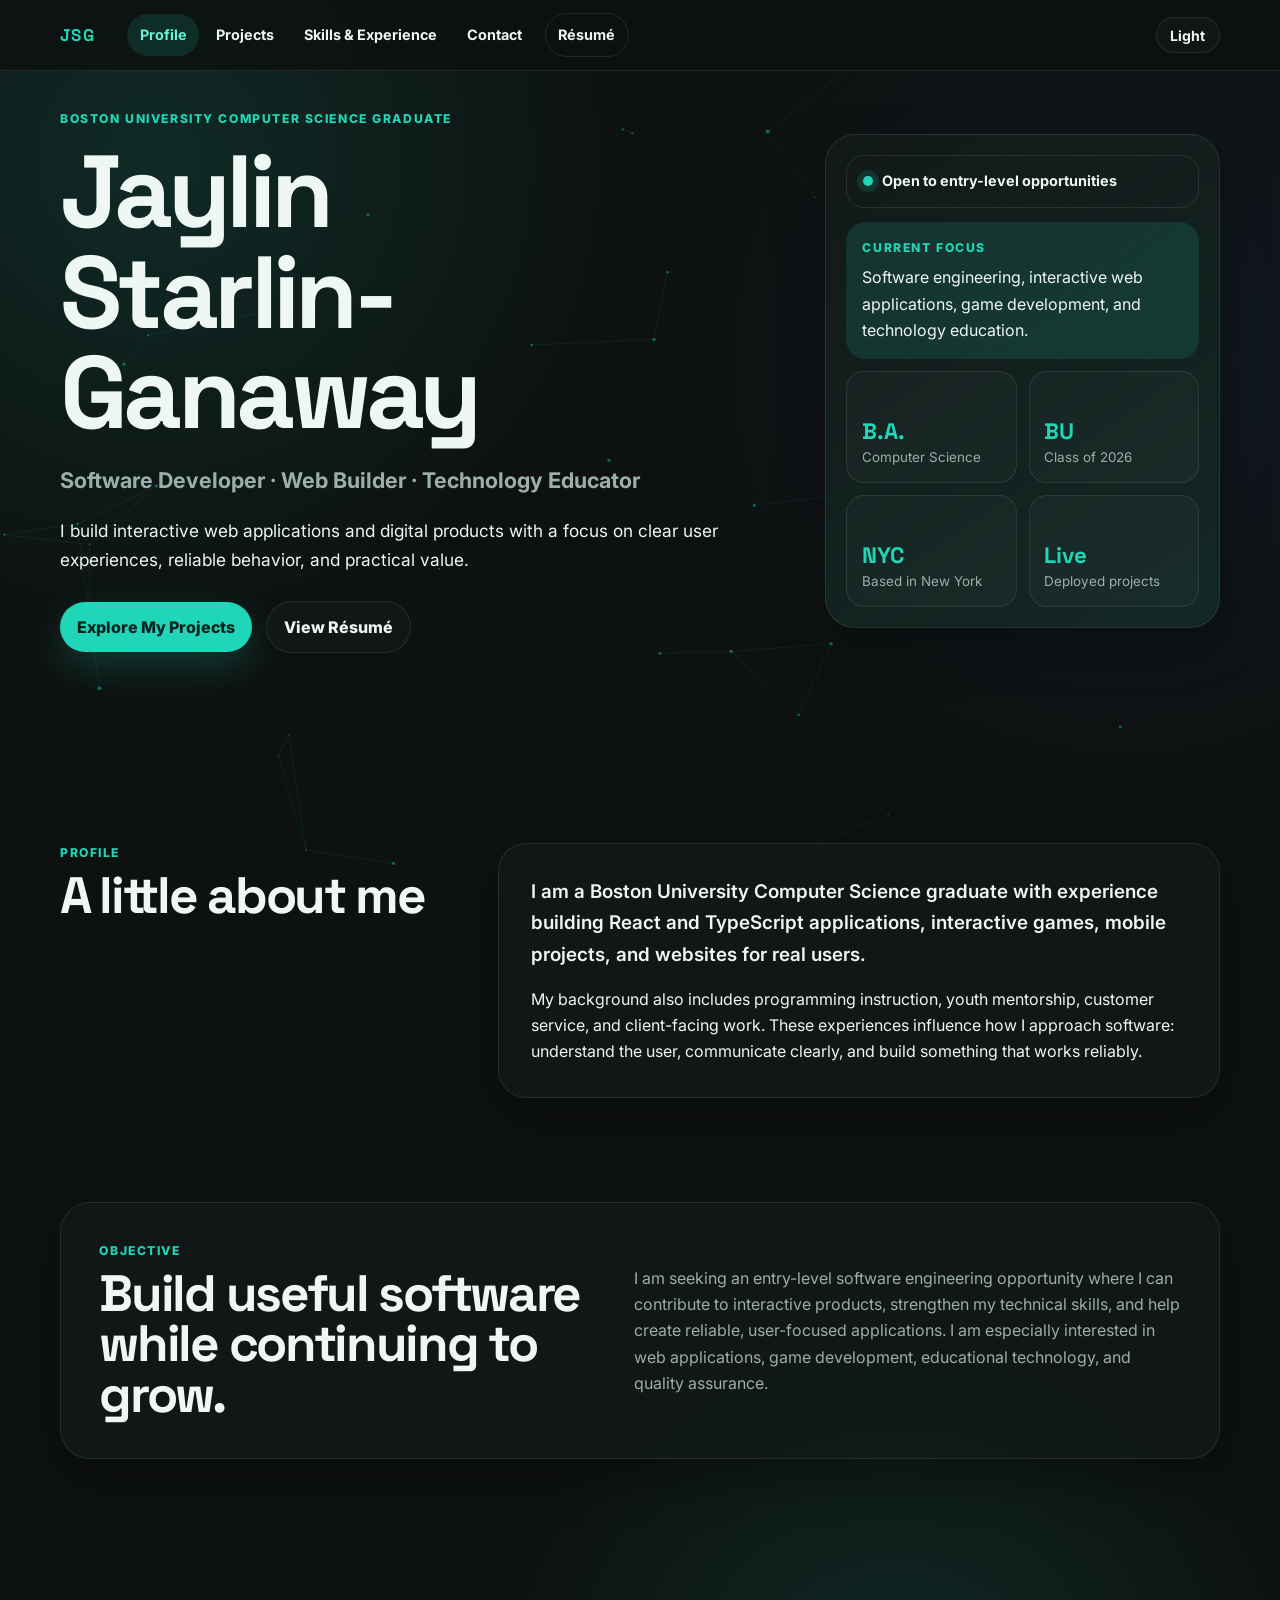
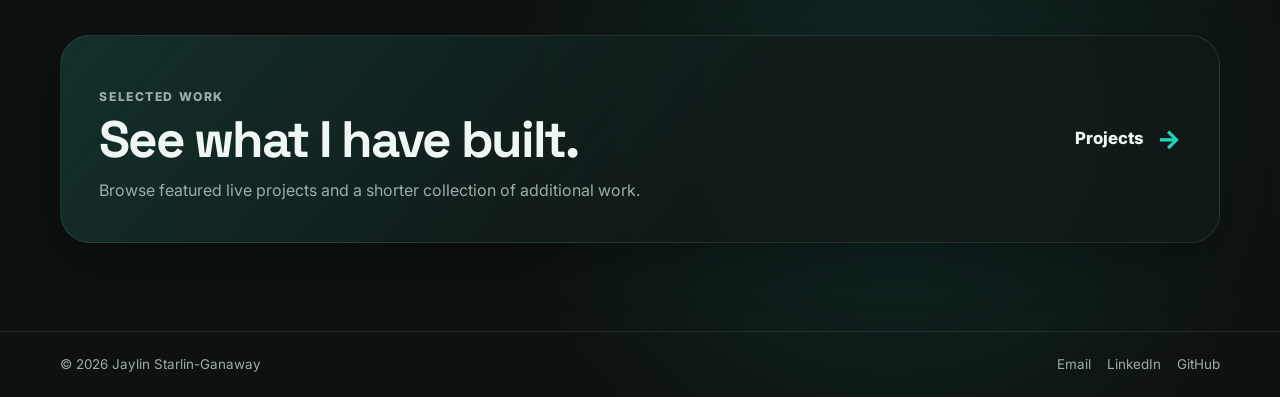
<file: index.html>
<!DOCTYPE html>
<html lang="en">

<head>
    <title>Jaylin Starlin-Ganaway | Profile</title>

    <meta charset="UTF-8">
    <meta name="viewport" content="width=device-width, initial-scale=1">
    <meta name="description"
        content="Portfolio of Jaylin Starlin-Ganaway, a Boston University Computer Science graduate building practical web applications and technology-focused projects.">
    <link rel="icon" href="img/favicon.png">
    <link rel="preconnect" href="https://fonts.googleapis.com">
    <link rel="preconnect" href="https://fonts.gstatic.com" crossorigin>
    <link
        href="https://fonts.googleapis.com/css2?family=Inter:wght@400;500;600;700;800&family=Space+Grotesk:wght@600;700&display=swap"
        rel="stylesheet">
    <link rel="stylesheet" href="css/style.css">

</head>

<body class="dark" data-page="profile">
    <canvas id="bg" aria-hidden="true"></canvas>

    <header class="site-header">
        <nav class="container nav" aria-label="Primary navigation">
            <a href="index.html" class="brand" aria-label="Jaylin Starlin-Ganaway home">JSG</a>

            <button class="nav-toggle" id="nav-toggle" type="button" aria-expanded="false" aria-controls="site-menu">
                <span>Menu</span>
                <span class="hamburger" aria-hidden="true"></span>
            </button>

            <div class="nav-menu" id="site-menu">
                <a href="index.html" data-nav="profile">Profile</a>
                <a href="projects.html" data-nav="projects">Projects</a>
                <a href="skills-experience.html" data-nav="background">Skills &amp; Experience</a>
                <a href="contact.html" data-nav="contact">Contact</a>
                <a class="resume-nav" href="resume-8-26.pdf" target="_blank"
                    rel="noopener">Résumé</a>
            </div>

            <button id="toggle-dark" class="theme-toggle" type="button" aria-pressed="true">
                Light
            </button>
        </nav>
    </header>

    <main>
        <section class="page-hero profile-hero">
            <div class="container profile-layout">
                <div class="profile-intro reveal">
                    <p class="eyebrow">Boston University Computer Science Graduate</p>
                    <h1>Jaylin<br>Starlin-Ganaway</h1>
                    <p class="hero-title-line">Software Developer · Web Builder · Technology Educator</p>
                    <p class="hero-summary">
                        I build interactive web applications and digital products with a focus on
                        clear user experiences, reliable behavior, and practical value.
                    </p>

                    <div class="cta-row">
                        <a href="projects.html" class="btn primary">Explore My Projects</a>
                        <a href="resume-8-26.pdf" class="btn secondary" target="_blank"
                            rel="noopener">
                            View Résumé
                        </a>
                    </div>
                </div>

                <aside class="profile-dashboard reveal" aria-label="Profile summary">
                    <div class="dashboard-header">
                        <span class="status-dot" aria-hidden="true"></span>
                        <span>Open to entry-level opportunities</span>
                    </div>

                    <div class="dashboard-block">
                        <p class="dashboard-label">Current focus</p>
                        <p>Software engineering, interactive web applications, game development, and technology
                            education.</p>
                    </div>

                    <div class="dashboard-grid">
                        <div>
                            <strong>B.A.</strong>
                            <span>Computer Science</span>
                        </div>
                        <div>
                            <strong>BU</strong>
                            <span>Class of 2026</span>
                        </div>
                        <div>
                            <strong>NYC</strong>
                            <span>Based in New York</span>
                        </div>
                        <div>
                            <strong>Live</strong>
                            <span>Deployed projects</span>
                        </div>
                    </div>
                </aside>
            </div>
        </section>

        <section class="content-section">
            <div class="container statement-grid">
                <div class="section-label reveal">
                    <p class="section-kicker">Profile</p>
                    <h2>A little about me</h2>
                </div>

                <div class="statement-card reveal">
                    <p class="lead">
                        I am a Boston University Computer Science graduate with experience building
                        React and TypeScript applications, interactive games, mobile projects, and
                        websites for real users.
                    </p>
                    <p>
                        My background also includes programming instruction, youth mentorship,
                        customer service, and client-facing work. These experiences influence how I
                        approach software: understand the user, communicate clearly, and build something
                        that works reliably.
                    </p>
                </div>
            </div>
        </section>

        <section class="content-section compact-top">
            <div class="container objective-card reveal">
                <div>
                    <p class="section-kicker">Objective</p>
                    <h2>Build useful software while continuing to grow.</h2>
                </div>
                <p>
                    I am seeking an entry-level software engineering opportunity where I can
                    contribute to interactive products, strengthen my technical skills, and help
                    create reliable, user-focused applications. I am especially interested in
                    web applications, game development, educational technology, and quality assurance.
                </p>
            </div>
        </section>

        <section class="content-section">
            <div class="container next-page-card reveal">
                <div>
                    <p class="section-kicker">Selected Work</p>
                    <h2>See what I have built.</h2>
                    <p>Browse featured live projects and a shorter collection of additional work.</p>
                </div>
                <a href="projects.html" class="arrow-link">Projects <span aria-hidden="true">→</span></a>
            </div>
        </section>
    </main>

    <footer class="site-footer">
        <div class="container footer-row">
            <p>© <span id="year"></span> Jaylin Starlin-Ganaway</p>
            <div>
                <a href="mailto:jaylinstarlinganaway@gmail.com">Email</a>
                <a href="https://www.linkedin.com/in/jaylinstarlin-ganaway/" target="_blank" rel="noopener">LinkedIn</a>
                <a href="https://github.com/JaStaGa" target="_blank" rel="noopener">GitHub</a>
            </div>
        </div>
    </footer>
    <script src="js/main.js"></script>

</body>

</html>
</file>
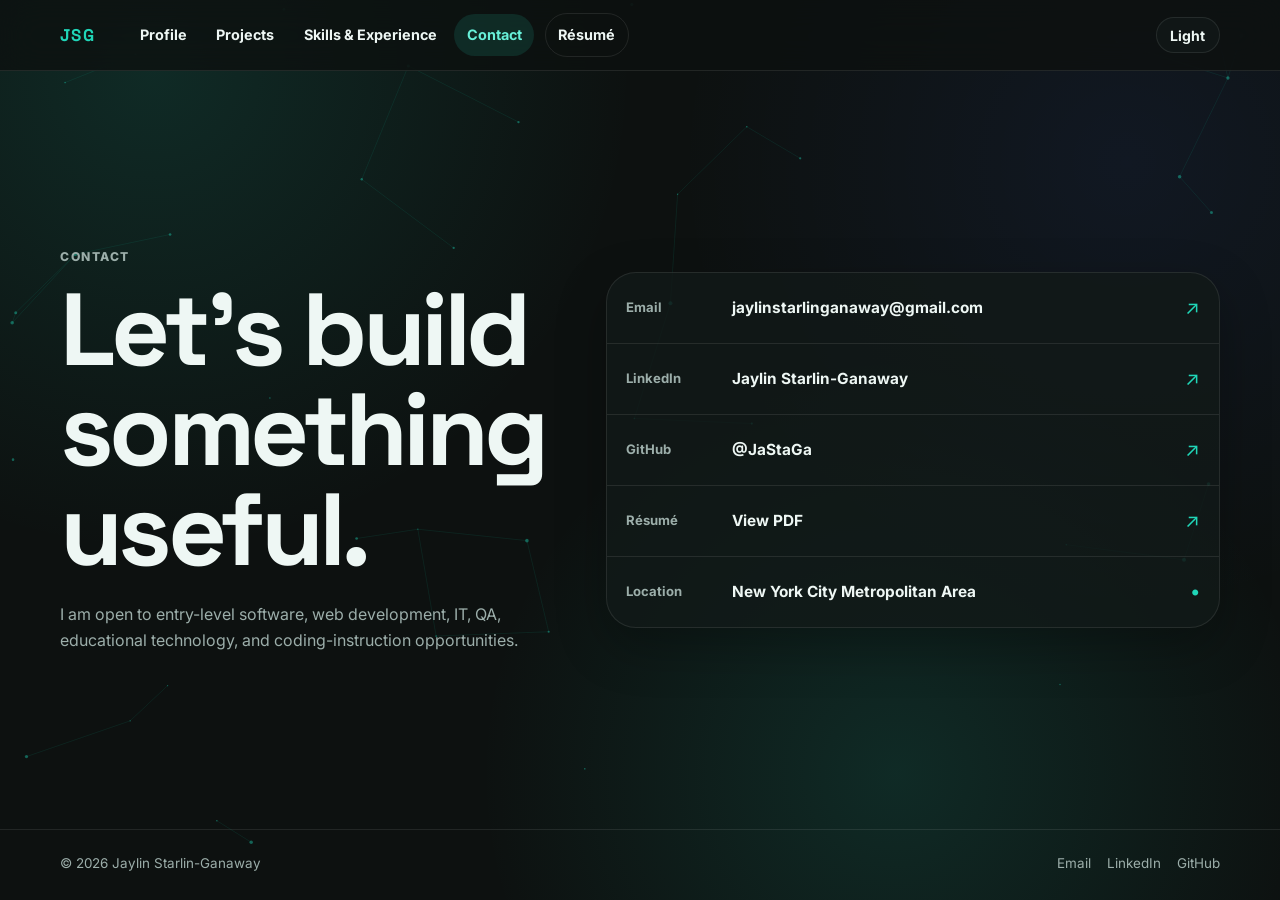
<file: contact.html>
<!DOCTYPE html>
<html lang="en">
<head>
    <title>Contact | Jaylin Starlin-Ganaway</title>

    <meta charset="UTF-8">
    <meta name="viewport" content="width=device-width, initial-scale=1">
    <meta name="description" content="Portfolio of Jaylin Starlin-Ganaway, a Boston University Computer Science graduate building practical web applications and technology-focused projects.">
    <link rel="icon" href="img/favicon.png">
    <link rel="preconnect" href="https://fonts.googleapis.com">
    <link rel="preconnect" href="https://fonts.gstatic.com" crossorigin>
    <link href="https://fonts.googleapis.com/css2?family=Inter:wght@400;500;600;700;800&family=Space+Grotesk:wght@600;700&display=swap" rel="stylesheet">
    <link rel="stylesheet" href="css/style.css">

</head>
<body class="dark" data-page="contact">
    <canvas id="bg" aria-hidden="true"></canvas>

    <header class="site-header">
        <nav class="container nav" aria-label="Primary navigation">
            <a href="index.html" class="brand" aria-label="Jaylin Starlin-Ganaway home">JSG</a>

            <button class="nav-toggle" id="nav-toggle" type="button"
                aria-expanded="false" aria-controls="site-menu">
                <span>Menu</span>
                <span class="hamburger" aria-hidden="true"></span>
            </button>

            <div class="nav-menu" id="site-menu">
                <a href="index.html" data-nav="profile">Profile</a>
                <a href="projects.html" data-nav="projects">Projects</a>
                <a href="skills-experience.html" data-nav="background">Skills &amp; Experience</a>
                <a href="contact.html" data-nav="contact">Contact</a>
                <a class="resume-nav" href="resume-8-26.pdf" target="_blank" rel="noopener">Résumé</a>
            </div>

            <button id="toggle-dark" class="theme-toggle" type="button" aria-pressed="true">
                Light
            </button>
        </nav>
    </header>

    <main>
        <section class="contact-page">
            <div class="container contact-layout">
                <div class="contact-copy reveal">
                    <p class="eyebrow">Contact</p>
                    <h1>Let’s build<br>something useful.</h1>
                    <p>
                        I am open to entry-level software, web development, IT, QA, educational
                        technology, and coding-instruction opportunities.
                    </p>
                </div>

                <div class="contact-panel reveal">
                    <a href="mailto:jaylinstarlinganaway@gmail.com" class="contact-row">
                        <span>Email</span>
                        <strong>jaylinstarlinganaway@gmail.com</strong>
                        <i aria-hidden="true">↗</i>
                    </a>

                    <a href="https://www.linkedin.com/in/jaylinstarlin-ganaway/" target="_blank" rel="noopener" class="contact-row">
                        <span>LinkedIn</span>
                        <strong>Jaylin Starlin-Ganaway</strong>
                        <i aria-hidden="true">↗</i>
                    </a>

                    <a href="https://github.com/JaStaGa" target="_blank" rel="noopener" class="contact-row">
                        <span>GitHub</span>
                        <strong>@JaStaGa</strong>
                        <i aria-hidden="true">↗</i>
                    </a>

                    <a href="resume-8-26.pdf" target="_blank" rel="noopener" class="contact-row">
                        <span>Résumé</span>
                        <strong>View PDF</strong>
                        <i aria-hidden="true">↗</i>
                    </a>

                    <div class="contact-row static">
                        <span>Location</span>
                        <strong>New York City Metropolitan Area</strong>
                        <i aria-hidden="true">•</i>
                    </div>
                </div>
            </div>
        </section>
    </main>

    <footer class="site-footer">
        <div class="container footer-row">
            <p>© <span id="year"></span> Jaylin Starlin-Ganaway</p>
            <div>
                <a href="mailto:jaylinstarlinganaway@gmail.com">Email</a>
                <a href="https://www.linkedin.com/in/jaylinstarlin-ganaway/" target="_blank" rel="noopener">LinkedIn</a>
                <a href="https://github.com/JaStaGa" target="_blank" rel="noopener">GitHub</a>
            </div>
        </div>
    </footer>
    <script src="js/main.js"></script>

</body>
</html>
</file>
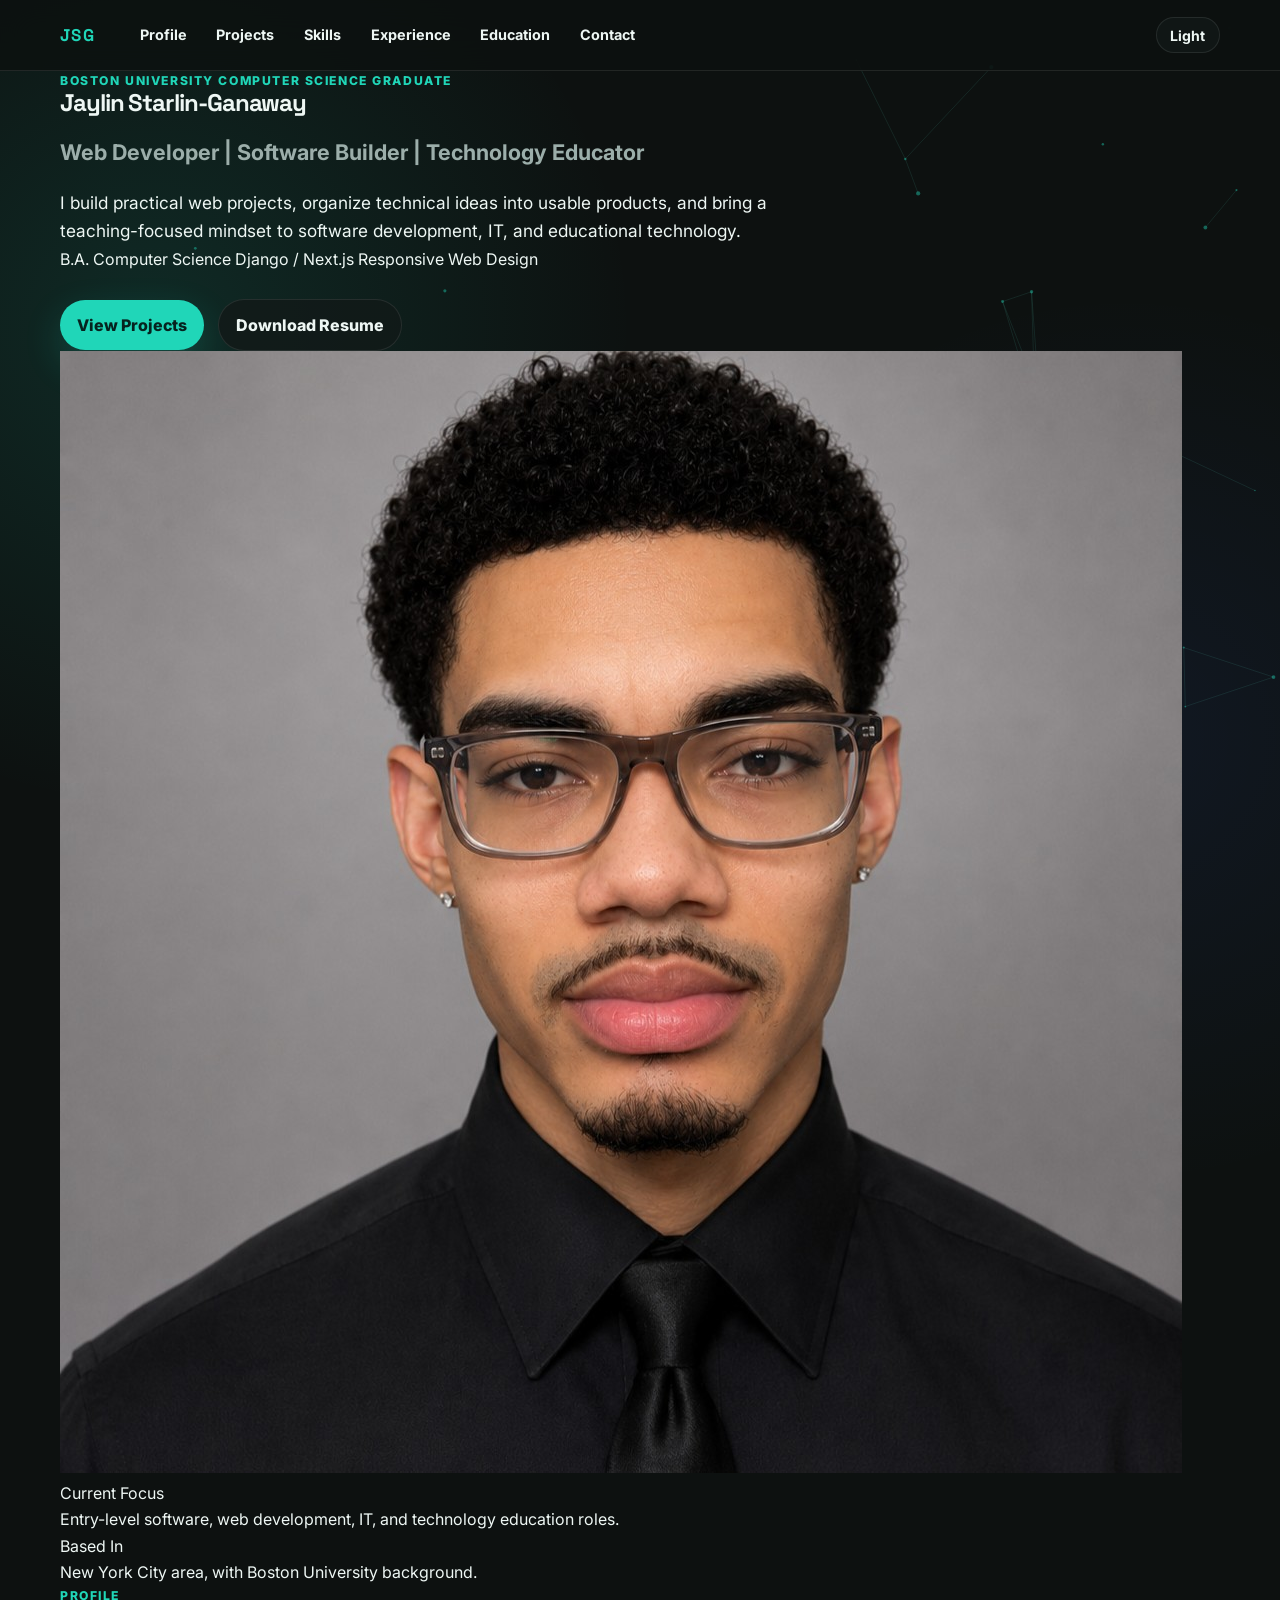
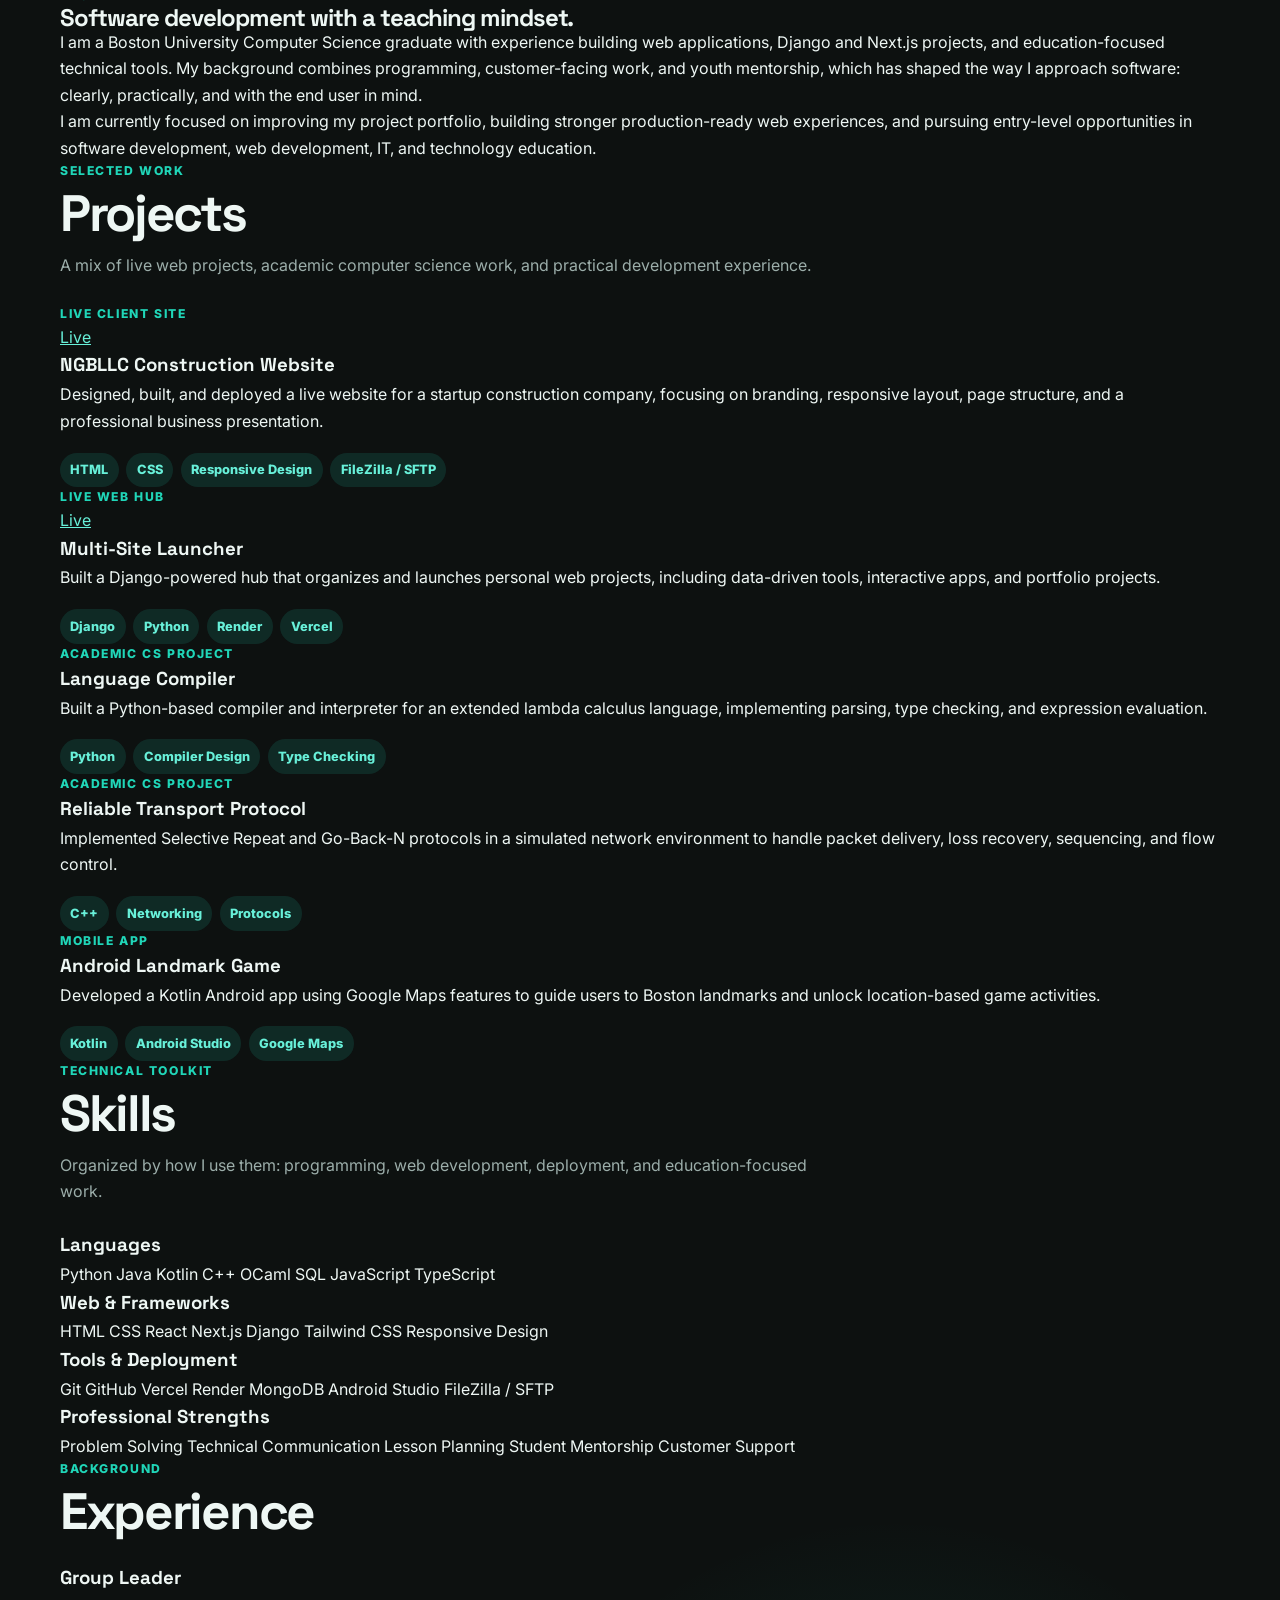
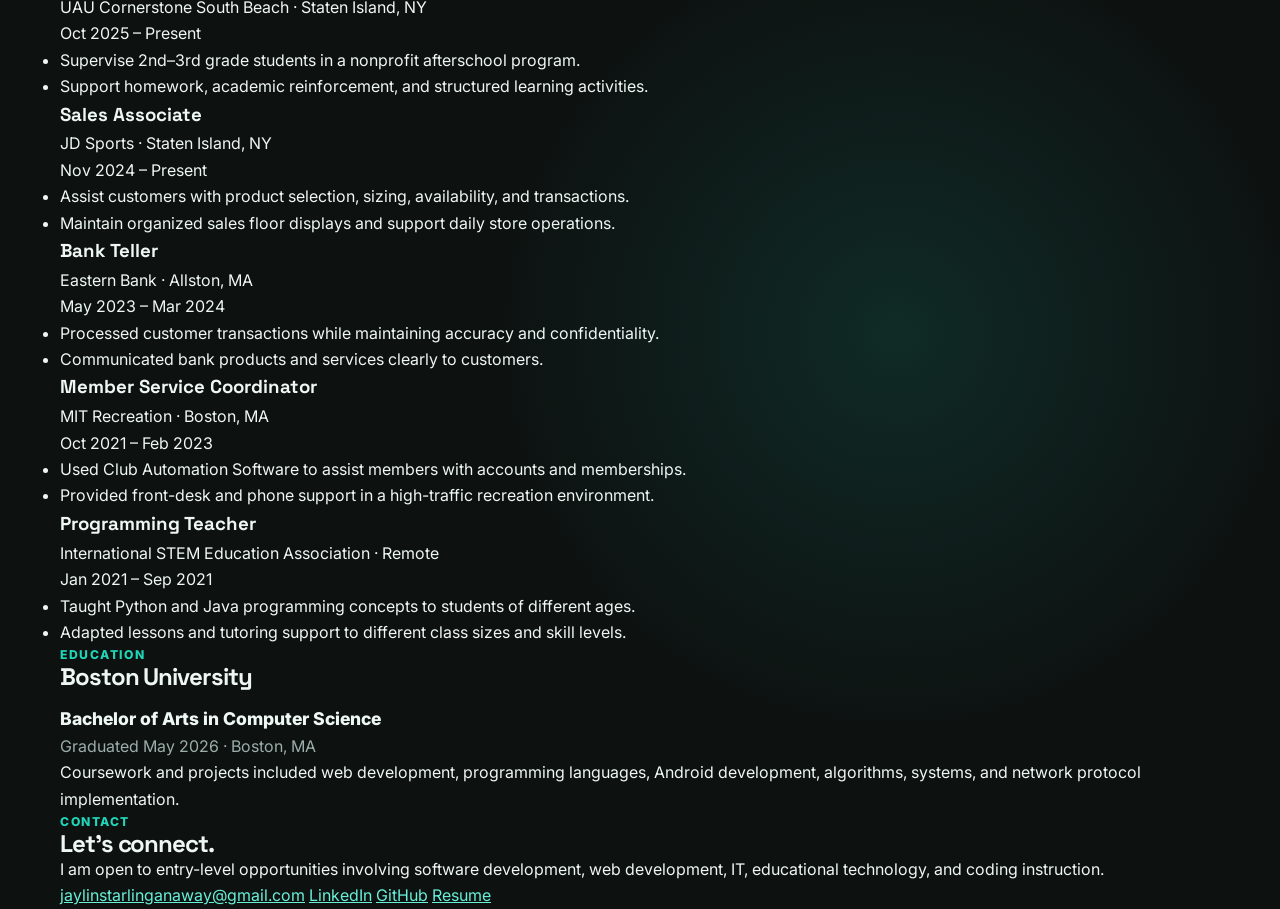
<file: index-old.html>
<!DOCTYPE html>
<html lang="en">

<head>
    <meta charset="UTF-8" />
    <meta name="viewport" content="width=device-width, initial-scale=1" />

    <title>Jaylin Starlin-Ganaway | Software Developer</title>
    <meta name="description"
        content="Portfolio of Jaylin Starlin-Ganaway, Boston University Computer Science graduate focused on web development, software projects, and technology education." />

    <meta property="og:title" content="Jaylin Starlin-Ganaway | Software Developer" />
    <meta property="og:description"
        content="Boston University Computer Science graduate building web applications, software projects, and educational technology tools." />
    <meta property="og:type" content="website" />
    <meta property="og:image" content="jsg-pfp.jpg" />

    <link rel="icon" href="img/favicon.png">

    <link rel="preconnect" href="https://fonts.googleapis.com">
    <link rel="preconnect" href="https://fonts.gstatic.com" crossorigin>
    <link
        href="https://fonts.googleapis.com/css2?family=Inter:wght@400;500;600;700;800&family=Space+Grotesk:wght@600;700&display=swap"
        rel="stylesheet">

    <link rel="stylesheet" href="css/style.css" />
</head>

<body class="dark">
    <canvas id="bg" aria-hidden="true"></canvas>

    <header class="site-header">
        <nav class="container nav" aria-label="Primary navigation">
            <a href="#home" class="brand" aria-label="Go to home">JSG</a>

            <button class="nav-toggle" id="nav-toggle" type="button" aria-expanded="false" aria-controls="site-menu">
                <span>Menu</span>
                <span class="hamburger" aria-hidden="true"></span>
            </button>

            <div class="nav-menu" id="site-menu">
                <a href="#profile">Profile</a>
                <a href="#projects">Projects</a>
                <a href="#skills">Skills</a>
                <a href="#experience">Experience</a>
                <a href="#education">Education</a>
                <a href="#contact">Contact</a>
            </div>

            <button id="toggle-dark" class="theme-toggle" type="button" aria-pressed="true">
                Light
            </button>
        </nav>
    </header>

    <main>
        <section id="home" class="hero section visible" aria-label="Hero">
            <div class="container hero-grid">
                <div class="hero-copy">
                    <p class="eyebrow">Boston University Computer Science Graduate</p>
                    <h1>Jaylin Starlin-Ganaway</h1>
                    <p class="hero-title-line">
                        Web Developer | Software Builder | Technology Educator
                    </p>
                    <p class="hero-summary">
                        I build practical web projects, organize technical ideas into usable products, and bring a
                        teaching-focused mindset to software development, IT, and educational technology.
                    </p>

                    <div class="hero-tags" aria-label="Portfolio highlights">
                        <span>B.A. Computer Science</span>
                        <span>Django / Next.js</span>
                        <span>Responsive Web Design</span>
                    </div>

                    <div class="cta-row">
                        <a href="#projects" class="btn primary">View Projects</a>
                        <a href="resume-8-26.pdf" class="btn secondary" target="_blank" rel="noopener">Download Resume</a>
                    </div>
                </div>

                <aside class="hero-card" aria-label="Quick profile">
                    <div class="avatar-shell">
                        <img src="headshot-professional-2.jpg" alt="Portrait of Jaylin Starlin-Ganaway" class="profile-pic">
                    </div>

                    <div class="quick-card">
                        <p class="quick-label">Current Focus</p>
                        <p>Entry-level software, web development, IT, and technology education roles.</p>
                    </div>

                    <div class="quick-card">
                        <p class="quick-label">Based In</p>
                        <p>New York City area, with Boston University background.</p>
                    </div>
                </aside>
            </div>
        </section>

        <section id="profile" class="section">
            <div class="container split-section">
                <div>
                    <p class="section-kicker">Profile</p>
                    <h2>Software development with a teaching mindset.</h2>
                </div>

                <div class="profile-panel">
                    <p>
                        I am a Boston University Computer Science graduate with experience building web applications,
                        Django and Next.js projects, and education-focused technical tools. My background combines
                        programming, customer-facing work, and youth mentorship, which has shaped the way I approach
                        software: clearly, practically, and with the end user in mind.
                    </p>
                    <p>
                        I am currently focused on improving my project portfolio, building stronger production-ready web
                        experiences, and pursuing entry-level opportunities in software development, web development,
                        IT, and technology education.
                    </p>
                </div>
            </div>
        </section>

        <section id="projects" class="section" aria-label="Projects">
            <div class="container">
                <div class="section-heading">
                    <p class="section-kicker">Selected Work</p>
                    <h2>Projects</h2>
                    <p>
                        A mix of live web projects, academic computer science work, and practical development
                        experience.
                    </p>
                </div>

                <div class="projects-grid">
                    <article class="project-card featured">
                        <div class="project-topline">
                            <p class="project-type">Live Client Site</p>
                            <a href="https://ngbllc.com" target="_blank" rel="noopener">Live</a>
                        </div>
                        <h3>NGBLLC Construction Website</h3>
                        <p>
                            Designed, built, and deployed a live website for a startup construction company, focusing on
                            branding, responsive layout, page structure, and a professional business presentation.
                        </p>
                        <div class="tech-chips">
                            <span>HTML</span>
                            <span>CSS</span>
                            <span>Responsive Design</span>
                            <span>FileZilla / SFTP</span>
                        </div>
                    </article>

                    <article class="project-card">
                        <div class="project-topline">
                            <p class="project-type">Live Web Hub</p>
                            <a href="https://jsg-websites.onrender.com/" target="_blank" rel="noopener">Live</a>
                        </div>
                        <h3>Multi-Site Launcher</h3>
                        <p>
                            Built a Django-powered hub that organizes and launches personal web projects, including
                            data-driven tools, interactive apps, and portfolio projects.
                        </p>
                        <div class="tech-chips">
                            <span>Django</span>
                            <span>Python</span>
                            <span>Render</span>
                            <span>Vercel</span>
                        </div>
                    </article>

                    <article class="project-card">
                        <div class="project-topline">
                            <p class="project-type">Academic CS Project</p>
                        </div>
                        <h3>Language Compiler</h3>
                        <p>
                            Built a Python-based compiler and interpreter for an extended lambda calculus language,
                            implementing parsing, type checking, and expression evaluation.
                        </p>
                        <div class="tech-chips">
                            <span>Python</span>
                            <span>Compiler Design</span>
                            <span>Type Checking</span>
                        </div>
                    </article>

                    <article class="project-card">
                        <div class="project-topline">
                            <p class="project-type">Academic CS Project</p>
                        </div>
                        <h3>Reliable Transport Protocol</h3>
                        <p>
                            Implemented Selective Repeat and Go-Back-N protocols in a simulated network environment to
                            handle packet delivery, loss recovery, sequencing, and flow control.
                        </p>
                        <div class="tech-chips">
                            <span>C++</span>
                            <span>Networking</span>
                            <span>Protocols</span>
                        </div>
                    </article>

                    <article class="project-card">
                        <div class="project-topline">
                            <p class="project-type">Mobile App</p>
                        </div>
                        <h3>Android Landmark Game</h3>
                        <p>
                            Developed a Kotlin Android app using Google Maps features to guide users to Boston landmarks
                            and unlock location-based game activities.
                        </p>
                        <div class="tech-chips">
                            <span>Kotlin</span>
                            <span>Android Studio</span>
                            <span>Google Maps</span>
                        </div>
                    </article>
                </div>
            </div>
        </section>

        <section id="skills" class="section">
            <div class="container">
                <div class="section-heading">
                    <p class="section-kicker">Technical Toolkit</p>
                    <h2>Skills</h2>
                    <p>
                        Organized by how I use them: programming, web development, deployment, and education-focused
                        work.
                    </p>
                </div>

                <div class="skills-board">
                    <article class="skill-group">
                        <h3>Languages</h3>
                        <div class="skill-chips">
                            <span>Python</span>
                            <span>Java</span>
                            <span>Kotlin</span>
                            <span>C++</span>
                            <span>OCaml</span>
                            <span>SQL</span>
                            <span>JavaScript</span>
                            <span>TypeScript</span>
                        </div>
                    </article>

                    <article class="skill-group">
                        <h3>Web & Frameworks</h3>
                        <div class="skill-chips">
                            <span>HTML</span>
                            <span>CSS</span>
                            <span>React</span>
                            <span>Next.js</span>
                            <span>Django</span>
                            <span>Tailwind CSS</span>
                            <span>Responsive Design</span>
                        </div>
                    </article>

                    <article class="skill-group">
                        <h3>Tools & Deployment</h3>
                        <div class="skill-chips">
                            <span>Git</span>
                            <span>GitHub</span>
                            <span>Vercel</span>
                            <span>Render</span>
                            <span>MongoDB</span>
                            <span>Android Studio</span>
                            <span>FileZilla / SFTP</span>
                        </div>
                    </article>

                    <article class="skill-group">
                        <h3>Professional Strengths</h3>
                        <div class="skill-chips">
                            <span>Problem Solving</span>
                            <span>Technical Communication</span>
                            <span>Lesson Planning</span>
                            <span>Student Mentorship</span>
                            <span>Customer Support</span>
                        </div>
                    </article>
                </div>
            </div>
        </section>

        <section id="experience" class="section">
            <div class="container">
                <div class="section-heading">
                    <p class="section-kicker">Background</p>
                    <h2>Experience</h2>
                </div>

                <div class="timeline">
                    <article class="timeline-item">
                        <div class="role-row">
                            <div>
                                <h3>Group Leader</h3>
                                <p class="company">UAU Cornerstone South Beach · Staten Island, NY</p>
                            </div>
                            <span class="date">Oct 2025 – Present</span>
                        </div>
                        <ul>
                            <li>Supervise 2nd–3rd grade students in a nonprofit afterschool program.</li>
                            <li>Support homework, academic reinforcement, and structured learning activities.</li>
                        </ul>
                    </article>

                    <article class="timeline-item">
                        <div class="role-row">
                            <div>
                                <h3>Sales Associate</h3>
                                <p class="company">JD Sports · Staten Island, NY</p>
                            </div>
                            <span class="date">Nov 2024 – Present</span>
                        </div>
                        <ul>
                            <li>Assist customers with product selection, sizing, availability, and transactions.</li>
                            <li>Maintain organized sales floor displays and support daily store operations.</li>
                        </ul>
                    </article>

                    <article class="timeline-item">
                        <div class="role-row">
                            <div>
                                <h3>Bank Teller</h3>
                                <p class="company">Eastern Bank · Allston, MA</p>
                            </div>
                            <span class="date">May 2023 – Mar 2024</span>
                        </div>
                        <ul>
                            <li>Processed customer transactions while maintaining accuracy and confidentiality.</li>
                            <li>Communicated bank products and services clearly to customers.</li>
                        </ul>
                    </article>

                    <article class="timeline-item">
                        <div class="role-row">
                            <div>
                                <h3>Member Service Coordinator</h3>
                                <p class="company">MIT Recreation · Boston, MA</p>
                            </div>
                            <span class="date">Oct 2021 – Feb 2023</span>
                        </div>
                        <ul>
                            <li>Used Club Automation Software to assist members with accounts and memberships.</li>
                            <li>Provided front-desk and phone support in a high-traffic recreation environment.</li>
                        </ul>
                    </article>

                    <article class="timeline-item">
                        <div class="role-row">
                            <div>
                                <h3>Programming Teacher</h3>
                                <p class="company">International STEM Education Association · Remote</p>
                            </div>
                            <span class="date">Jan 2021 – Sep 2021</span>
                        </div>
                        <ul>
                            <li>Taught Python and Java programming concepts to students of different ages.</li>
                            <li>Adapted lessons and tutoring support to different class sizes and skill levels.</li>
                        </ul>
                    </article>
                </div>
            </div>
        </section>

        <section id="education" class="section">
            <div class="container education-card">
                <div>
                    <p class="section-kicker">Education</p>
                    <h2>Boston University</h2>
                    <p class="degree">Bachelor of Arts in Computer Science</p>
                    <p class="muted">Graduated May 2026 · Boston, MA</p>
                </div>

                <div class="education-note">
                    <p>
                        Coursework and projects included web development, programming languages, Android development,
                        algorithms, systems, and network protocol implementation.
                    </p>
                </div>
            </div>
        </section>

        <section id="contact" class="section contact-section">
            <div class="container contact-card">
                <div>
                    <p class="section-kicker">Contact</p>
                    <h2>Let’s connect.</h2>
                    <p>
                        I am open to entry-level opportunities involving software development, web development, IT,
                        educational technology, and coding instruction.
                    </p>
                </div>

                <div class="contact-links">
                    <a href="mailto:jaylinstarlinganaway@gmail.com">jaylinstarlinganaway@gmail.com</a>
                    <a href="https://www.linkedin.com/in/jaylinstarlin-ganaway/" target="_blank"
                        rel="noopener">LinkedIn</a>
                    <a href="https://github.com/JaStaGa" target="_blank" rel="noopener">GitHub</a>
                    <a href="resume-8-26.pdf" target="_blank" rel="noopener">Resume</a>
                </div>
            </div>
        </section>
    </main>

    <script>
        const body = document.body;
        const themeToggle = document.getElementById("toggle-dark");
        const navToggle = document.getElementById("nav-toggle");
        const navMenu = document.getElementById("site-menu");

        function setTheme(isDark) {
            body.classList.toggle("dark", isDark);
            themeToggle.setAttribute("aria-pressed", String(isDark));
            themeToggle.textContent = isDark ? "Light" : "Dark";
            localStorage.setItem("theme", isDark ? "dark" : "light");
        }

        const savedTheme = localStorage.getItem("theme");
        setTheme(savedTheme ? savedTheme === "dark" : true);

        themeToggle.addEventListener("click", () => {
            setTheme(!body.classList.contains("dark"));
        });

        navToggle.addEventListener("click", () => {
            const open = navMenu.classList.toggle("open");
            navToggle.setAttribute("aria-expanded", String(open));
        });

        navMenu.querySelectorAll("a").forEach(link => {
            link.addEventListener("click", () => {
                navMenu.classList.remove("open");
                navToggle.setAttribute("aria-expanded", "false");
            });
        });

        document.addEventListener("click", event => {
            const clickedInsideNav = event.target.closest(".nav");
            if (!clickedInsideNav) {
                navMenu.classList.remove("open");
                navToggle.setAttribute("aria-expanded", "false");
            }
        });
    </script>

    <script>
        const reduceMotion = window.matchMedia("(prefers-reduced-motion: reduce)").matches;

        if (!reduceMotion) {
            const sections = document.querySelectorAll(".section");
            const observer = new IntersectionObserver(entries => {
                entries.forEach(entry => {
                    if (entry.isIntersecting) {
                        entry.target.classList.add("visible");
                        observer.unobserve(entry.target);
                    }
                });
            }, { threshold: 0.12 });

            sections.forEach(section => observer.observe(section));
        } else {
            document.querySelectorAll(".section").forEach(section => section.classList.add("visible"));
        }
    </script>

    <script>
        (() => {
            const canvas = document.getElementById("bg");
            const ctx = canvas.getContext("2d");
            const reduceMotion = window.matchMedia("(prefers-reduced-motion: reduce)").matches;
            let width;
            let height;
            let particles = [];
            let mouse = { x: -9999, y: -9999 };

            function resize() {
                width = canvas.width = window.innerWidth;
                height = canvas.height = window.innerHeight;
            }

            function init() {
                const count = Math.min(65, Math.floor((width * height) / 26000));
                particles = Array.from({ length: count }, () => ({
                    x: Math.random() * width,
                    y: Math.random() * height,
                    vx: (Math.random() - 0.5) * 0.28,
                    vy: (Math.random() - 0.5) * 0.28,
                    r: Math.random() * 1.6 + 0.6
                }));
            }

            function cssVar(name, fallback) {
                return getComputedStyle(document.body).getPropertyValue(name).trim() || fallback;
            }

            function draw() {
                ctx.clearRect(0, 0, width, height);

                for (const particle of particles) {
                    particle.x += particle.vx;
                    particle.y += particle.vy;

                    if (particle.x < 0 || particle.x > width) particle.vx *= -1;
                    if (particle.y < 0 || particle.y > height) particle.vy *= -1;

                    const dx = particle.x - mouse.x;
                    const dy = particle.y - mouse.y;
                    const distance = dx * dx + dy * dy;

                    if (distance < 7000) {
                        particle.vx += dx * 0.000035;
                        particle.vy += dy * 0.000035;
                    }

                    ctx.globalAlpha = 0.8;
                    ctx.fillStyle = cssVar("--dot", "#1abc9c");
                    ctx.beginPath();
                    ctx.arc(particle.x, particle.y, particle.r, 0, Math.PI * 2);
                    ctx.fill();
                }

                ctx.globalAlpha = 0.12;
                ctx.strokeStyle = cssVar("--link", "#1abc9c");

                for (let i = 0; i < particles.length; i++) {
                    for (let j = i + 1; j < particles.length; j++) {
                        const a = particles[i];
                        const b = particles[j];
                        const dx = a.x - b.x;
                        const dy = a.y - b.y;
                        const distance = dx * dx + dy * dy;

                        if (distance < 130 * 130) {
                            ctx.beginPath();
                            ctx.moveTo(a.x, a.y);
                            ctx.lineTo(b.x, b.y);
                            ctx.stroke();
                        }
                    }
                }

                requestAnimationFrame(draw);
            }

            resize();
            init();

            window.addEventListener("resize", () => {
                resize();
                init();
            });

            window.addEventListener("mousemove", event => {
                mouse.x = event.clientX;
                mouse.y = event.clientY;
            });

            if (!reduceMotion) draw();
        })();
    </script>
</body>

</html>
</file>
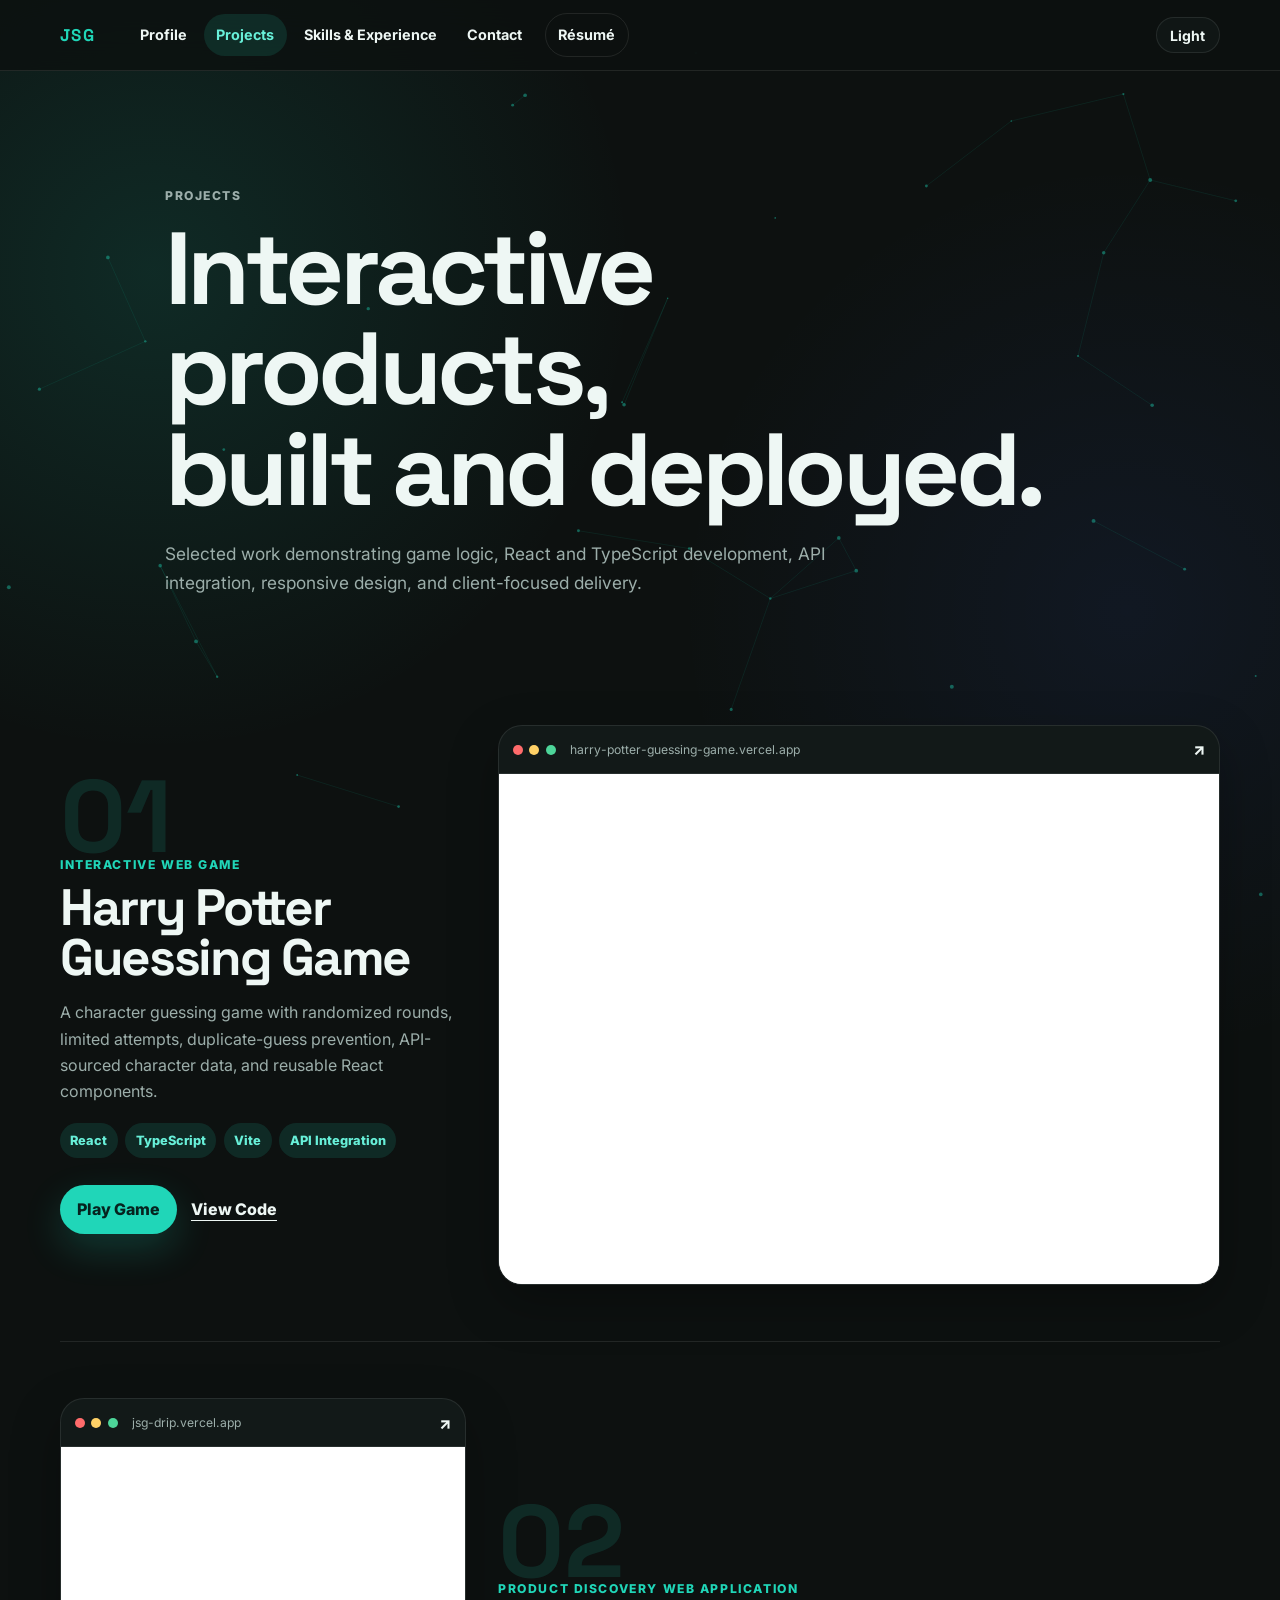
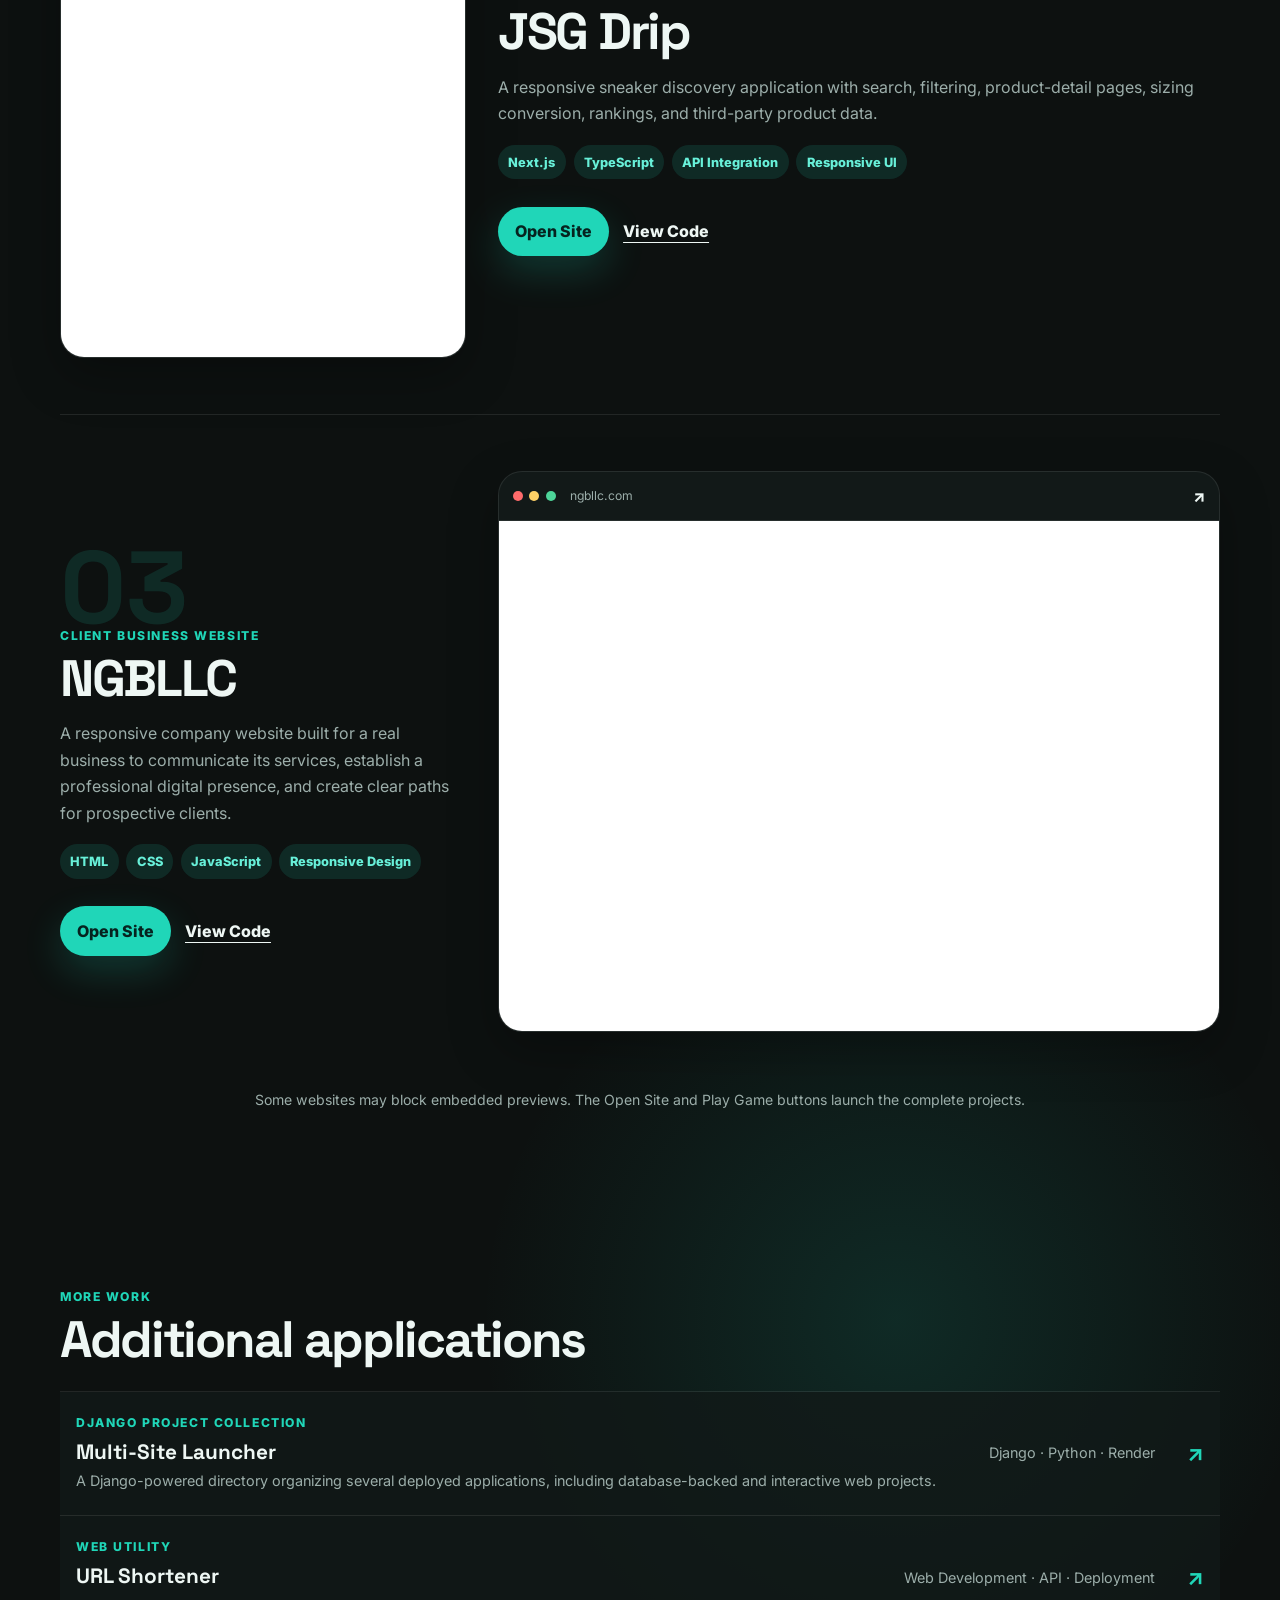
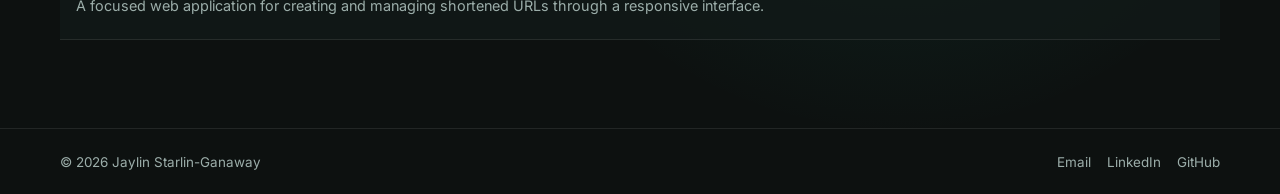
<file: projects.html>
<!DOCTYPE html>
<html lang="en">
<head>
    <title>Projects | Jaylin Starlin-Ganaway</title>

    <meta charset="UTF-8">
    <meta name="viewport" content="width=device-width, initial-scale=1">

    <meta
        name="description"
        content="Selected software projects by Jaylin Starlin-Ganaway, including interactive games, web applications, API integrations, and client websites."
    >

    <link rel="icon" href="img/favicon.png">

    <link rel="preconnect" href="https://fonts.googleapis.com">
    <link rel="preconnect" href="https://fonts.gstatic.com" crossorigin>

    <link
        href="https://fonts.googleapis.com/css2?family=Inter:wght@400;500;600;700;800&family=Space+Grotesk:wght@600;700&display=swap"
        rel="stylesheet"
    >

    <link rel="stylesheet" href="css/style.css">
</head>

<body class="dark" data-page="projects">
    <canvas id="bg" aria-hidden="true"></canvas>

    <header class="site-header">
        <nav class="container nav" aria-label="Primary navigation">
            <a
                href="index.html"
                class="brand"
                aria-label="Jaylin Starlin-Ganaway home"
            >
                JSG
            </a>

            <button
                class="nav-toggle"
                id="nav-toggle"
                type="button"
                aria-expanded="false"
                aria-controls="site-menu"
            >
                <span>Menu</span>
                <span class="hamburger" aria-hidden="true"></span>
            </button>

            <div class="nav-menu" id="site-menu">
                <a href="index.html" data-nav="profile">Profile</a>
                <a href="projects.html" data-nav="projects">Projects</a>
                <a href="skills-experience.html" data-nav="background">
                    Skills &amp; Experience
                </a>
                <a href="contact.html" data-nav="contact">Contact</a>

                <a
                    class="resume-nav"
                    href="resume-8-26.pdf"
                    target="_blank"
                    rel="noopener"
                >
                    Résumé
                </a>
            </div>

            <button
                id="toggle-dark"
                class="theme-toggle"
                type="button"
                aria-pressed="true"
            >
                Light
            </button>
        </nav>
    </header>

    <main>
        <section class="page-title-section">
            <div class="container page-title reveal">
                <p class="eyebrow">Projects</p>

                <h1>
                    Interactive products,<br>
                    built and deployed.
                </h1>

                <p>
                    Selected work demonstrating game logic, React and TypeScript
                    development, API integration, responsive design, and
                    client-focused delivery.
                </p>
            </div>
        </section>

        <section class="featured-projects content-section compact-top">
            <div class="container">

                <!-- Featured Project 1: Harry Potter Guessing Game -->
                <article class="featured-project reveal">
                    <div class="project-copy">
                        <div class="project-number">01</div>

                        <p class="project-type">Interactive web game</p>

                        <h2>Harry Potter Guessing Game</h2>

                        <p>
                            A character guessing game with randomized rounds,
                            limited attempts, duplicate-guess prevention,
                            API-sourced character data, and reusable React
                            components.
                        </p>

                        <div class="tech-chips">
                            <span>React</span>
                            <span>TypeScript</span>
                            <span>Vite</span>
                            <span>API Integration</span>
                        </div>

                        <div class="project-actions">
                            <a
                                class="btn primary"
                                href="https://harry-potter-guessing-game.vercel.app/"
                                target="_blank"
                                rel="noopener"
                            >
                                Play Game
                            </a>

                            <a
                                class="text-link"
                                href="https://github.com/JaStaGa/PotterGuessingGame"
                                target="_blank"
                                rel="noopener"
                            >
                                View Code
                            </a>
                        </div>
                    </div>

                    <div class="browser-frame">
                        <div class="browser-toolbar">
                            <span></span>
                            <span></span>
                            <span></span>

                            <p>harry-potter-guessing-game.vercel.app</p>

                            <a
                                href="https://harry-potter-guessing-game.vercel.app/"
                                target="_blank"
                                rel="noopener"
                                aria-label="Open Harry Potter Guessing Game in a new tab"
                            >
                                ↗
                            </a>
                        </div>

                        <iframe
                            title="Live preview of Harry Potter Guessing Game"
                            src="https://harry-potter-guessing-game.vercel.app/"
                            loading="lazy"
                        ></iframe>
                    </div>
                </article>

                <!-- Featured Project 2: JSG Drip -->
                <article class="featured-project reverse reveal">
                    <div class="project-copy">
                        <div class="project-number">02</div>

                        <p class="project-type">
                            Product discovery web application
                        </p>

                        <h2>JSG Drip</h2>

                        <p>
                            A responsive sneaker discovery application with
                            search, filtering, product-detail pages, sizing
                            conversion, rankings, and third-party product data.
                        </p>

                        <div class="tech-chips">
                            <span>Next.js</span>
                            <span>TypeScript</span>
                            <span>API Integration</span>
                            <span>Responsive UI</span>
                        </div>

                        <div class="project-actions">
                            <a
                                class="btn primary"
                                href="https://jsg-drip.vercel.app/"
                                target="_blank"
                                rel="noopener"
                            >
                                Open Site
                            </a>

                            <a
                                class="text-link"
                                href="https://github.com/JaStaGa/JSG-sneakers"
                                target="_blank"
                                rel="noopener"
                            >
                                View Code
                            </a>
                        </div>
                    </div>

                    <div class="browser-frame">
                        <div class="browser-toolbar">
                            <span></span>
                            <span></span>
                            <span></span>

                            <p>jsg-drip.vercel.app</p>

                            <a
                                href="https://jsg-drip.vercel.app/"
                                target="_blank"
                                rel="noopener"
                                aria-label="Open JSG Drip in a new tab"
                            >
                                ↗
                            </a>
                        </div>

                        <iframe
                            title="Live preview of JSG Drip"
                            src="https://jsg-drip.vercel.app/"
                            loading="lazy"
                        ></iframe>
                    </div>
                </article>

                <!-- Featured Project 3: NGBLLC -->
                <article class="featured-project reveal">
                    <div class="project-copy">
                        <div class="project-number">03</div>

                        <p class="project-type">Client business website</p>

                        <h2>NGBLLC</h2>

                        <p>
                            A responsive company website built for a real
                            business to communicate its services, establish a
                            professional digital presence, and create clear
                            paths for prospective clients.
                        </p>

                        <div class="tech-chips">
                            <span>HTML</span>
                            <span>CSS</span>
                            <span>JavaScript</span>
                            <span>Responsive Design</span>
                        </div>

                        <div class="project-actions">
                            <a
                                class="btn primary"
                                href="https://ngbllc.com/"
                                target="_blank"
                                rel="noopener"
                            >
                                Open Site
                            </a>

                            <a
                                class="text-link"
                                href="https://github.com/JaStaGa/NGBLLC"
                                target="_blank"
                                rel="noopener"
                            >
                                View Code
                            </a>
                        </div>
                    </div>

                    <div class="browser-frame">
                        <div class="browser-toolbar">
                            <span></span>
                            <span></span>
                            <span></span>

                            <p>ngbllc.com</p>

                            <a
                                href="https://ngbllc.com/"
                                target="_blank"
                                rel="noopener"
                                aria-label="Open NGBLLC in a new tab"
                            >
                                ↗
                            </a>
                        </div>

                        <iframe
                            title="Live preview of NGBLLC"
                            src="https://ngbllc.com/"
                            loading="lazy"
                        ></iframe>
                    </div>
                </article>

                <p class="preview-note">
                    Some websites may block embedded previews. The Open Site
                    and Play Game buttons launch the complete projects.
                </p>
            </div>
        </section>

        <section class="content-section">
            <div class="container">
                <div class="section-heading reveal">
                    <p class="section-kicker">More Work</p>
                    <h2>Additional applications</h2>
                </div>

                <div class="project-list">

                    <a
                        class="list-project reveal"
                        href="https://jsg-websites.onrender.com/"
                        target="_blank"
                        rel="noopener"
                    >
                        <div>
                            <p class="project-type">Django project collection</p>

                            <h3>Multi-Site Launcher</h3>

                            <p>
                                A Django-powered directory organizing several
                                deployed applications, including database-backed
                                and interactive web projects.
                            </p>
                        </div>

                        <span>Django · Python · Render</span>
                        <strong aria-hidden="true">↗</strong>
                    </a>

                    <a
                        class="list-project reveal"
                        href="https://mp-5-steel.vercel.app/"
                        target="_blank"
                        rel="noopener"
                    >
                        <div>
                            <p class="project-type">Web utility</p>

                            <h3>URL Shortener</h3>

                            <p>
                                A focused web application for creating and
                                managing shortened URLs through a responsive
                                interface.
                            </p>
                        </div>

                        <span>Web Development · API · Deployment</span>
                        <strong aria-hidden="true">↗</strong>
                    </a>

                </div>
            </div>
        </section>
    </main>

    <footer class="site-footer">
        <div class="container footer-row">
            <p>
                © <span id="year"></span> Jaylin Starlin-Ganaway
            </p>

            <div>
                <a href="mailto:jaylinstarlinganaway@gmail.com">
                    Email
                </a>

                <a
                    href="https://www.linkedin.com/in/jaylinstarlin-ganaway/"
                    target="_blank"
                    rel="noopener"
                >
                    LinkedIn
                </a>

                <a
                    href="https://github.com/JaStaGa"
                    target="_blank"
                    rel="noopener"
                >
                    GitHub
                </a>
            </div>
        </div>
    </footer>

    <script src="js/main.js"></script>
</body>
</html>
</file>
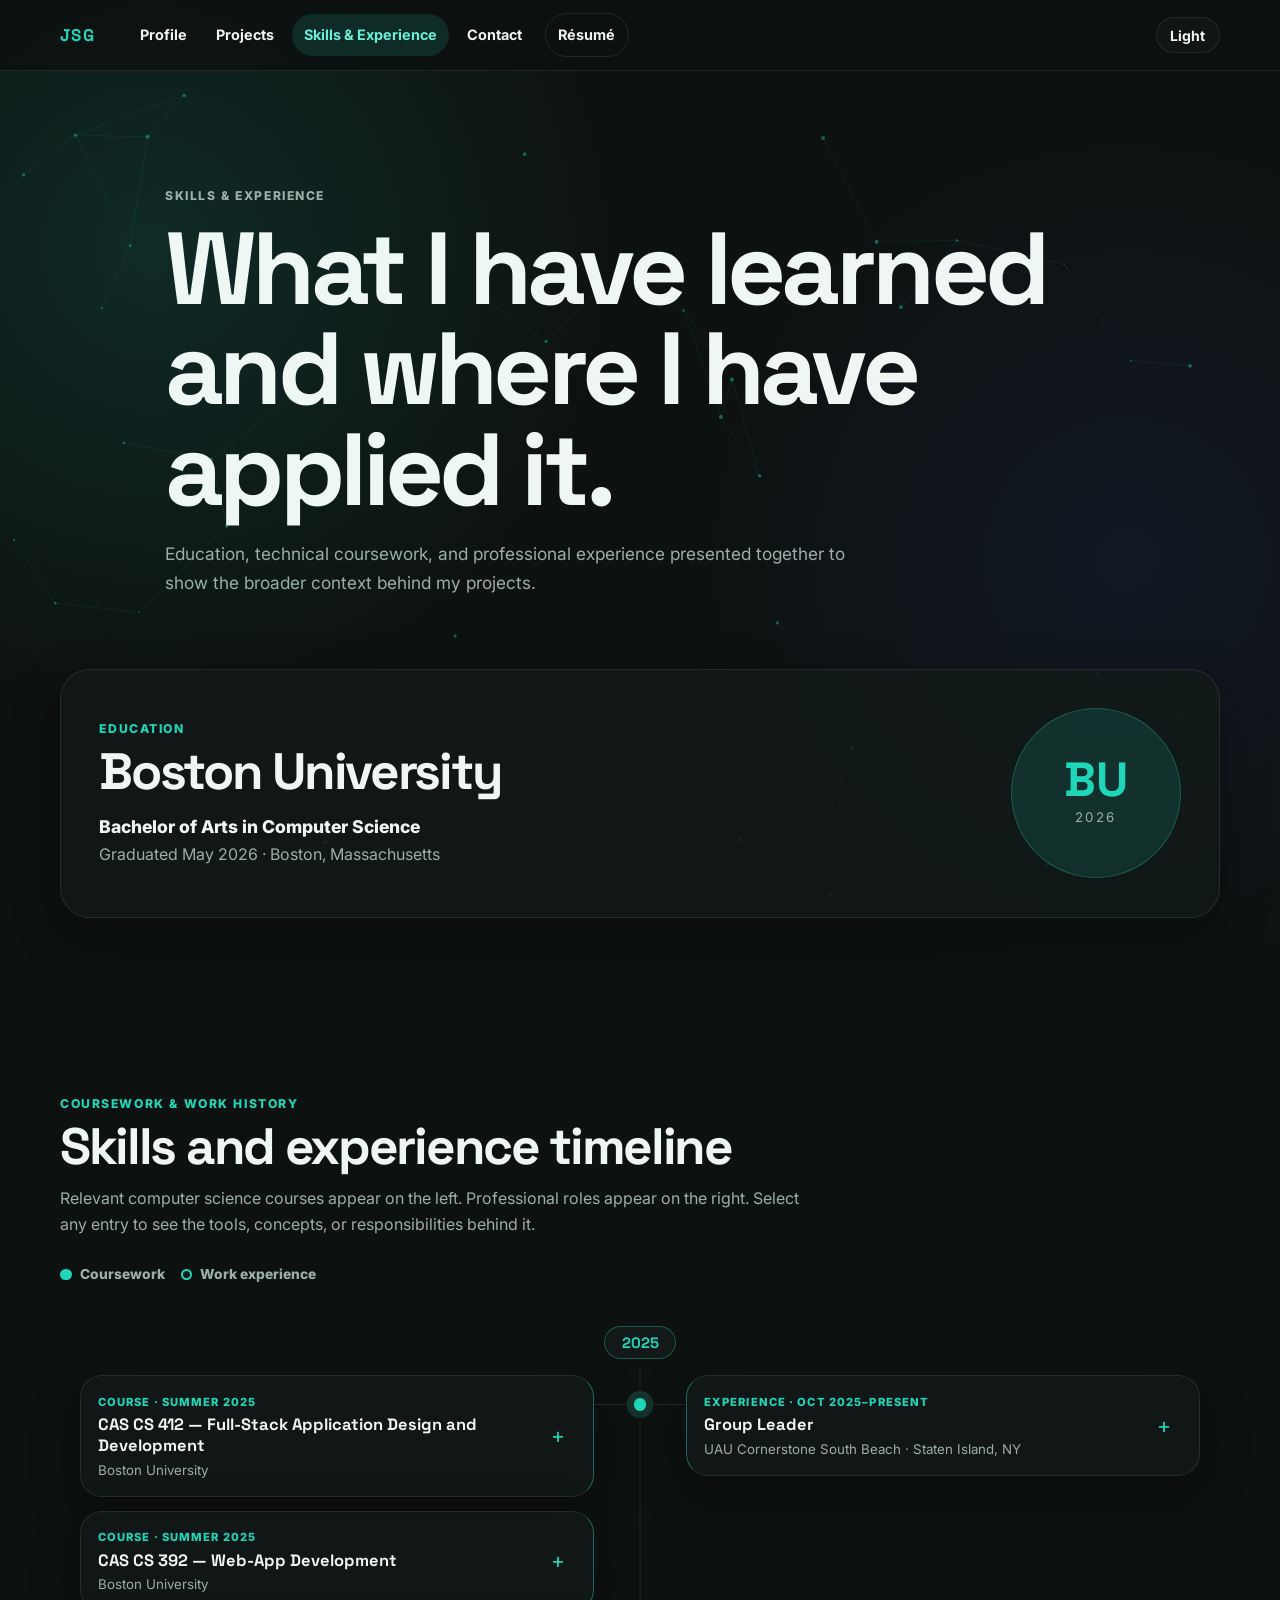
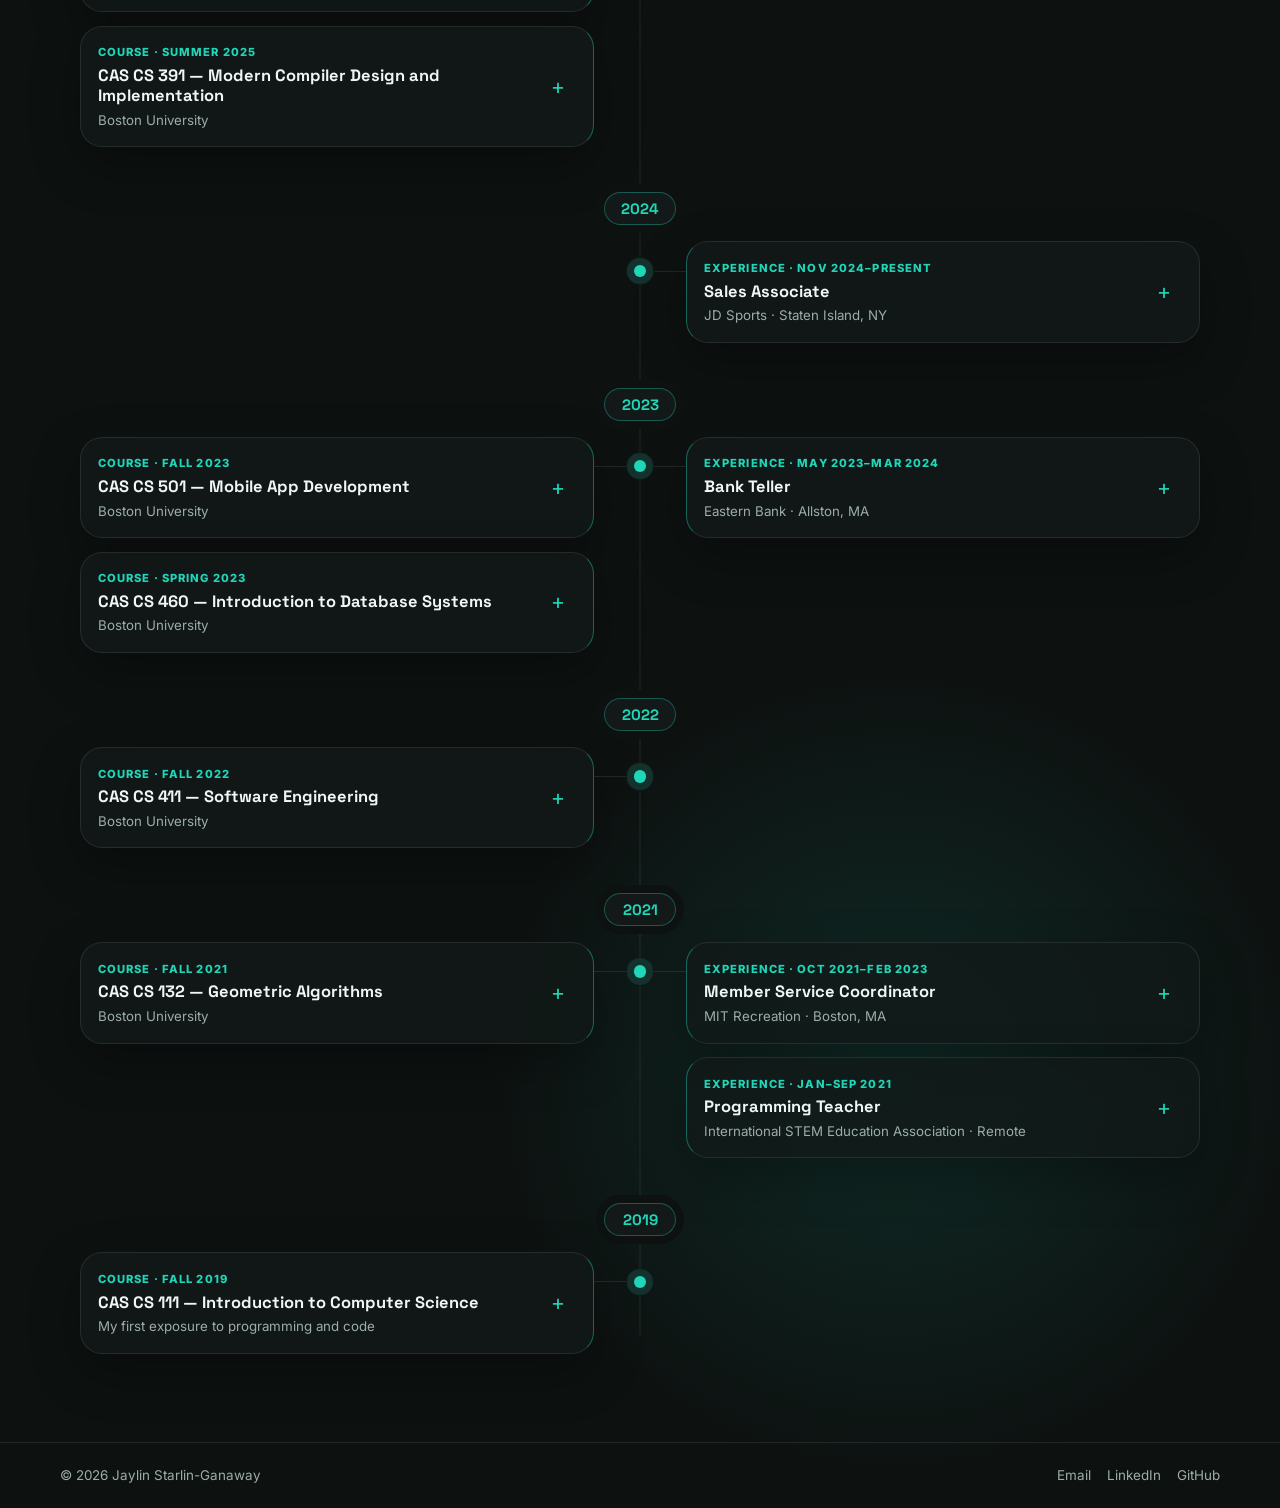
<file: skills-experience.html>
<!DOCTYPE html>
<html lang="en">

<head>
    <title>Skills & Experience | Jaylin Starlin-Ganaway</title>

    <meta charset="UTF-8">
    <meta name="viewport" content="width=device-width, initial-scale=1">
    <meta name="description"
        content="Portfolio of Jaylin Starlin-Ganaway, a Boston University Computer Science graduate building practical web applications and technology-focused projects.">
    <link rel="icon" href="img/favicon.png">
    <link rel="preconnect" href="https://fonts.googleapis.com">
    <link rel="preconnect" href="https://fonts.gstatic.com" crossorigin>
    <link
        href="https://fonts.googleapis.com/css2?family=Inter:wght@400;500;600;700;800&family=Space+Grotesk:wght@600;700&display=swap"
        rel="stylesheet">
    <link rel="stylesheet" href="css/style.css">

</head>

<body class="dark" data-page="background">
    <canvas id="bg" aria-hidden="true"></canvas>

    <header class="site-header">
        <nav class="container nav" aria-label="Primary navigation">
            <a href="index.html" class="brand" aria-label="Jaylin Starlin-Ganaway home">JSG</a>

            <button class="nav-toggle" id="nav-toggle" type="button" aria-expanded="false" aria-controls="site-menu">
                <span>Menu</span>
                <span class="hamburger" aria-hidden="true"></span>
            </button>

            <div class="nav-menu" id="site-menu">
                <a href="index.html" data-nav="profile">Profile</a>
                <a href="projects.html" data-nav="projects">Projects</a>
                <a href="skills-experience.html" data-nav="background">Skills &amp; Experience</a>
                <a href="contact.html" data-nav="contact">Contact</a>
                <a class="resume-nav" href="resume-8-26.pdf" target="_blank" rel="noopener">Résumé</a>
            </div>

            <button id="toggle-dark" class="theme-toggle" type="button" aria-pressed="true">
                Light
            </button>
        </nav>
    </header>

    <main>
        <section class="page-title-section">
            <div class="container page-title reveal">
                <p class="eyebrow">Skills &amp; Experience</p>
                <h1>What I have learned<br>and where I have applied it.</h1>
                <p>
                    Education, technical coursework, and professional experience presented together
                    to show the broader context behind my projects.
                </p>
            </div>
        </section>

        <section class="content-section compact-top">
            <div class="container education-feature reveal">
                <div>
                    <p class="section-kicker">Education</p>
                    <h2>Boston University</h2>
                    <p class="degree">Bachelor of Arts in Computer Science</p>
                    <p class="muted">Graduated May 2026 · Boston, Massachusetts</p>
                </div>
                <div class="education-mark" aria-hidden="true">
                    <span>BU</span>
                    <small>2026</small>
                </div>
            </div>
        </section>

        <section class="content-section">
            <div class="container">
                <div class="section-heading reveal">
                    <p class="section-kicker">Coursework &amp; Work History</p>
                    <h2>Skills and experience timeline</h2>
                    <p>
                        Relevant computer science courses appear on the left. Professional roles appear
                        on the right. Select any entry to see the tools, concepts, or responsibilities behind it.
                    </p>
                </div>

                <div class="timeline-key reveal" aria-label="Timeline key">
                    <span><i class="key-swatch course-key" aria-hidden="true"></i>Coursework</span>
                    <span><i class="key-swatch work-key" aria-hidden="true"></i>Work experience</span>
                </div>

                <div class="dual-timeline">
                    <div class="dual-year reveal"><span>2025</span></div>
                    <div class="dual-row">
                        <div class="timeline-side timeline-left">
                            <details class="timeline-entry course-entry reveal">
                                <summary>
                                    <span>
                                        <span class="entry-kicker">Course · Summer 2025</span>
                                        <strong>CAS CS 412 — Full-Stack Application Design and Development</strong>
                                        <small>Boston University</small>
                                    </span>
                                    <i aria-hidden="true">+</i>
                                </summary>
                                <div class="entry-body">
                                    <p>
                                        Built and deployed full-stack web applications while working with
                                        client/server architecture, data-driven interfaces, and application testing.
                                    </p>
                                    <div class="entry-tags">
                                        <span>Full-Stack Development</span>
                                        <span>HTML / CSS</span>
                                        <span>JavaScript</span>
                                        <span>Django</span>
                                        <span>Deployment</span>
                                    </div>
                                </div>
                            </details>

                            <details class="timeline-entry course-entry reveal">
                                <summary>
                                    <span>
                                        <span class="entry-kicker">Course · Summer 2025</span>
                                        <strong>CAS CS 392 — Web-App Development</strong>
                                        <small>Boston University</small>
                                    </span>
                                    <i aria-hidden="true">+</i>
                                </summary>
                                <div class="entry-body">
                                    <p>
                                        Developed modern browser-based applications with React, reusable
                                        components, state-driven interfaces, and frontend application structure.
                                    </p>
                                    <div class="entry-tags">
                                        <span>React</span>
                                        <span>JavaScript</span>
                                        <span>Components</span>
                                        <span>State Management</span>
                                        <span>Responsive UI</span>
                                    </div>
                                </div>
                            </details>

                            <details class="timeline-entry course-entry reveal">
                                <summary>
                                    <span>
                                        <span class="entry-kicker">Course · Summer 2025</span>
                                        <strong>CAS CS 391 — Modern Compiler Design and Implementation</strong>
                                        <small>Boston University</small>
                                    </span>
                                    <i aria-hidden="true">+</i>
                                </summary>
                                <div class="entry-body">
                                    <p>
                                        Studied how programming languages are parsed, represented, checked,
                                        interpreted, and translated through a modern compiler pipeline.
                                    </p>
                                    <div class="entry-tags">
                                        <span>Compiler Design</span>
                                        <span>Parsing</span>
                                        <span>Type Checking</span>
                                        <span>Interpreters</span>
                                        <span>Language Implementation</span>
                                    </div>
                                </div>
                            </details>
                        </div>

                        <div class="timeline-node" aria-hidden="true"></div>

                        <div class="timeline-side timeline-right">
                            <details class="timeline-entry work-entry reveal">
                                <summary>
                                    <span>
                                        <span class="entry-kicker">Experience · Oct 2025–Present</span>
                                        <strong>Group Leader</strong>
                                        <small>UAU Cornerstone South Beach · Staten Island, NY</small>
                                    </span>
                                    <i aria-hidden="true">+</i>
                                </summary>
                                <div class="entry-body">
                                    <p>Lead and supervise elementary-age students in a nonprofit afterschool program.
                                    </p>
                                    <ul>
                                        <li>Plan structured academic, creative, and team-building activities.</li>
                                        <li>Support homework, student behavior, and communication with program staff.
                                        </li>
                                        <li>Create educational worksheets, games, and technology-supported lessons.</li>
                                    </ul>
                                </div>
                            </details>
                        </div>
                    </div>

                    <div class="dual-year reveal"><span>2024</span></div>
                    <div class="dual-row">
                        <div class="timeline-side timeline-left empty" aria-hidden="true"></div>
                        <div class="timeline-node" aria-hidden="true"></div>
                        <div class="timeline-side timeline-right">
                            <details class="timeline-entry work-entry reveal">
                                <summary>
                                    <span>
                                        <span class="entry-kicker">Experience · Nov 2024–Present</span>
                                        <strong>Sales Associate</strong>
                                        <small>JD Sports · Staten Island, NY</small>
                                    </span>
                                    <i aria-hidden="true">+</i>
                                </summary>
                                <div class="entry-body">
                                    <p>Assist customers with product selection, sizing, availability, and transactions.
                                    </p>
                                    <ul>
                                        <li>Communicate clearly in a fast-paced customer-facing environment.</li>
                                        <li>Maintain organized displays and support daily store operations.</li>
                                    </ul>
                                </div>
                            </details>
                        </div>
                    </div>

                    <div class="dual-year reveal"><span>2023</span></div>
                    <div class="dual-row">
                        <div class="timeline-side timeline-left">
                            <details class="timeline-entry course-entry reveal">
                                <summary>
                                    <span>
                                        <span class="entry-kicker">Course · Fall 2023</span>
                                        <strong>CAS CS 501 — Mobile App Development</strong>
                                        <small>Boston University</small>
                                    </span>
                                    <i aria-hidden="true">+</i>
                                </summary>
                                <div class="entry-body">
                                    <p>
                                        Built Android applications with interactive interfaces and location-based
                                        features.
                                    </p>
                                    <div class="entry-tags">
                                        <span>Kotlin</span>
                                        <span>Android Studio</span>
                                        <span>Android SDK</span>
                                        <span>Google Maps API</span>
                                        <span>Mobile UI</span>
                                    </div>
                                </div>
                            </details>

                            <details class="timeline-entry course-entry reveal">
                                <summary>
                                    <span>
                                        <span class="entry-kicker">Course · Spring 2023</span>
                                        <strong>CAS CS 460 — Introduction to Database Systems</strong>
                                        <small>Boston University</small>
                                    </span>
                                    <i aria-hidden="true">+</i>
                                </summary>
                                <div class="entry-body">
                                    <p>
                                        Designed and queried relational databases while studying how structured
                                        data is modeled, stored, and retrieved efficiently.
                                    </p>
                                    <div class="entry-tags">
                                        <span>SQL</span>
                                        <span>Relational Design</span>
                                        <span>Normalization</span>
                                        <span>Indexes</span>
                                        <span>Transactions</span>
                                    </div>
                                </div>
                            </details>
                        </div>

                        <div class="timeline-node" aria-hidden="true"></div>

                        <div class="timeline-side timeline-right">
                            <details class="timeline-entry work-entry reveal">
                                <summary>
                                    <span>
                                        <span class="entry-kicker">Experience · May 2023–Mar 2024</span>
                                        <strong>Bank Teller</strong>
                                        <small>Eastern Bank · Allston, MA</small>
                                    </span>
                                    <i aria-hidden="true">+</i>
                                </summary>
                                <div class="entry-body">
                                    <p>Processed financial transactions accurately while protecting customer
                                        confidentiality.</p>
                                    <ul>
                                        <li>Resolved routine account questions and explained banking products.</li>
                                        <li>Balanced speed, precision, and customer service responsibilities.</li>
                                    </ul>
                                </div>
                            </details>
                        </div>
                    </div>

                    <div class="dual-year reveal"><span>2022</span></div>
                    <div class="dual-row">
                        <div class="timeline-side timeline-left">
                            <details class="timeline-entry course-entry reveal">
                                <summary>
                                    <span>
                                        <span class="entry-kicker">Course · Fall 2022</span>
                                        <strong>CAS CS 411 — Software Engineering</strong>
                                        <small>Boston University</small>
                                    </span>
                                    <i aria-hidden="true">+</i>
                                </summary>
                                <div class="entry-body">
                                    <p>
                                        Applied software-engineering practices while building a database-backed
                                        web application and working through a structured development process.
                                    </p>
                                    <div class="entry-tags">
                                        <span>Python</span>
                                        <span>Django</span>
                                        <span>REST APIs</span>
                                        <span>Git</span>
                                        <span>Testing</span>
                                    </div>
                                </div>
                            </details>
                        </div>
                        <div class="timeline-node" aria-hidden="true"></div>
                        <div class="timeline-side timeline-right empty" aria-hidden="true"></div>
                    </div>

                    <div class="dual-year reveal"><span>2021</span></div>
                    <div class="dual-row">
                        <div class="timeline-side timeline-left">
                            <details class="timeline-entry course-entry reveal">
                                <summary>
                                    <span>
                                        <span class="entry-kicker">Course · Fall 2021</span>
                                        <strong>CAS CS 132 — Geometric Algorithms</strong>
                                        <small>Boston University</small>
                                    </span>
                                    <i aria-hidden="true">+</i>
                                </summary>
                                <div class="entry-body">
                                    <p>
                                        Studied algorithmic approaches to geometric problems, including
                                        spatial relationships, transformations, and computational efficiency.
                                    </p>
                                    <div class="entry-tags">
                                        <span>Algorithms</span>
                                        <span>Data Structures</span>
                                        <span>Computational Geometry</span>
                                        <span>Algorithm Analysis</span>
                                    </div>
                                </div>
                            </details>
                        </div>

                        <div class="timeline-node" aria-hidden="true"></div>

                        <div class="timeline-side timeline-right">
                            <details class="timeline-entry work-entry reveal">
                                <summary>
                                    <span>
                                        <span class="entry-kicker">Experience · Oct 2021–Feb 2023</span>
                                        <strong>Member Service Coordinator</strong>
                                        <small>MIT Recreation · Boston, MA</small>
                                    </span>
                                    <i aria-hidden="true">+</i>
                                </summary>
                                <div class="entry-body">
                                    <p>Provided account, membership, front-desk, and phone support in a high-traffic
                                        facility.</p>
                                    <ul>
                                        <li>Used Club Automation software to maintain accounts and process services.
                                        </li>
                                        <li>Helped members navigate policies, registrations, and facility access.</li>
                                    </ul>
                                </div>
                            </details>

                            <details class="timeline-entry work-entry reveal">
                                <summary>
                                    <span>
                                        <span class="entry-kicker">Experience · Jan–Sep 2021</span>
                                        <strong>Programming Teacher</strong>
                                        <small>International STEM Education Association · Remote</small>
                                    </span>
                                    <i aria-hidden="true">+</i>
                                </summary>
                                <div class="entry-body">
                                    <p>Taught introductory Python and Java to students with different experience levels.
                                    </p>
                                    <ul>
                                        <li>Adapted explanations and exercises to individual learning needs.</li>
                                        <li>Provided debugging support and reinforced core programming concepts.</li>
                                    </ul>
                                </div>
                            </details>
                        </div>
                    </div>

                    <div class="dual-year reveal"><span>2019</span></div>
                    <div class="dual-row">
                        <div class="timeline-side timeline-left">
                            <details class="timeline-entry course-entry reveal">
                                <summary>
                                    <span>
                                        <span class="entry-kicker">Course · Fall 2019</span>
                                        <strong>CAS CS 111 — Introduction to Computer Science</strong>
                                        <small>My first exposure to programming and code</small>
                                    </span>
                                    <i aria-hidden="true">+</i>
                                </summary>
                                <div class="entry-body">
                                    <p>
                                        This was the first time I had learned, written, or even closely examined
                                        computer code. It established the programming foundation I continued building
                                        throughout the rest of my degree.
                                    </p>
                                    <div class="entry-tags">
                                        <span>Programming Fundamentals</span>
                                        <span>Control Flow</span>
                                        <span>Functions</span>
                                        <span>Problem Solving</span>
                                        <span>Debugging</span>
                                    </div>
                                </div>
                            </details>
                        </div>
                        <div class="timeline-node" aria-hidden="true"></div>
                        <div class="timeline-side timeline-right empty" aria-hidden="true"></div>
                    </div>
                </div>
            </div>
        </section>
    </main>

    <footer class="site-footer">
        <div class="container footer-row">
            <p>© <span id="year"></span> Jaylin Starlin-Ganaway</p>
            <div>
                <a href="mailto:jaylinstarlinganaway@gmail.com">Email</a>
                <a href="https://www.linkedin.com/in/jaylinstarlin-ganaway/" target="_blank" rel="noopener">LinkedIn</a>
                <a href="https://github.com/JaStaGa" target="_blank" rel="noopener">GitHub</a>
            </div>
        </div>
    </footer>
    <script src="js/main.js"></script>

</body>

</html>
</file>
<file: css/style.css>
* {
  margin: 0;
  padding: 0;
  box-sizing: border-box;
}

:root {
  --bg: #f4fbf9;
  --bg-soft: #e7f6f2;
  --text: #14211f;
  --muted: #60716d;
  --panel: rgba(255, 255, 255, 0.84);
  --panel-solid: #ffffff;
  --card: rgba(255, 255, 255, 0.92);
  --border: rgba(20, 33, 31, 0.12);
  --brand: #12c7a6;
  --brand-strong: #0f8d78;
  --brand-soft: rgba(18, 199, 166, 0.14);
  --link: #0f8d78;
  --dot: rgba(15, 141, 120, 0.68);
  --shadow: 0 24px 80px rgba(19, 55, 50, 0.14);
  --shadow-soft: 0 16px 42px rgba(19, 55, 50, 0.10);
}

body.dark {
  --bg: #0d1110;
  --bg-soft: #101a18;
  --text: #eef7f4;
  --muted: #9caeaa;
  --panel: rgba(18, 25, 24, 0.80);
  --panel-solid: #121918;
  --card: rgba(24, 31, 30, 0.90);
  --border: rgba(255, 255, 255, 0.09);
  --brand: #20d6b8;
  --brand-strong: #68f0d9;
  --brand-soft: rgba(32, 214, 184, 0.13);
  --link: #68f0d9;
  --dot: rgba(32, 214, 184, 0.65);
  --shadow: 0 30px 90px rgba(0, 0, 0, 0.35);
  --shadow-soft: 0 18px 50px rgba(0, 0, 0, 0.28);
}

html {
  scroll-behavior: smooth;
}

body {
  min-height: 100vh;
  font-family: "Inter", system-ui, -apple-system, BlinkMacSystemFont, "Segoe UI", sans-serif;
  color: var(--text);
  line-height: 1.65;
  background:
    radial-gradient(circle at 12% 8%, var(--brand-soft), transparent 30rem),
    radial-gradient(circle at 88% 18%, rgba(64, 107, 255, 0.08), transparent 28rem),
    radial-gradient(circle at 70% 86%, var(--brand-soft), transparent 26rem),
    var(--bg);
}

body.dark {
  color-scheme: dark;
}

body:not(.dark) {
  color-scheme: light;
}

a {
  color: var(--link);
}

button,
a {
  -webkit-tap-highlight-color: transparent;
}

button:focus-visible,
a:focus-visible,
summary:focus-visible {
  outline: 2px solid var(--brand);
  outline-offset: 3px;
}

#bg {
  position: fixed;
  inset: 0;
  z-index: 0;
  pointer-events: none;
  opacity: 0.82;
}

.container {
  position: relative;
  z-index: 1;
  width: min(1160px, calc(100% - 2rem));
  margin-inline: auto;
}

.site-header {
  position: sticky;
  top: 0;
  z-index: 30;
  border-bottom: 1px solid var(--border);
  background: rgba(13, 17, 16, 0.80);
  backdrop-filter: blur(18px);
  -webkit-backdrop-filter: blur(18px);
}

body:not(.dark) .site-header {
  background: rgba(244, 251, 249, 0.82);
}

.nav {
  min-height: 70px;
  display: flex;
  align-items: center;
  gap: 0.8rem;
}

.brand {
  flex: 0 0 auto;
  color: var(--brand);
  text-decoration: none;
  font: 700 1.06rem "Space Grotesk", sans-serif;
  letter-spacing: 0.08em;
}

.nav-menu {
  display: flex;
  align-items: center;
  gap: 0.3rem;
  margin-left: 1.2rem;
}

.nav-menu a {
  position: relative;
  color: var(--text);
  text-decoration: none;
  border-radius: 999px;
  padding: 0.58rem 0.78rem;
  font-size: 0.9rem;
  font-weight: 700;
  white-space: nowrap;
}

.nav-menu a:hover,
.nav-menu a.active {
  background: var(--brand-soft);
  color: var(--brand-strong);
}

.nav-menu .resume-nav {
  border: 1px solid var(--border);
  margin-left: 0.35rem;
}

.nav-toggle,
.theme-toggle {
  border: 1px solid var(--border);
  background: var(--panel);
  color: var(--text);
  border-radius: 999px;
  font: 700 0.88rem "Inter", sans-serif;
  cursor: pointer;
}

.nav-toggle {
  display: none;
  align-items: center;
  gap: 0.55rem;
  padding: 0.55rem 0.8rem;
  margin-left: auto;
}

.theme-toggle {
  margin-left: auto;
  padding: 0.55rem 0.86rem;
}

.hamburger,
.hamburger::before,
.hamburger::after {
  width: 1rem;
  height: 2px;
  display: block;
  background: currentColor;
  border-radius: 999px;
  content: "";
}

.hamburger {
  position: relative;
}

.hamburger::before,
.hamburger::after {
  position: absolute;
  left: 0;
}

.hamburger::before {
  top: -5px;
}

.hamburger::after {
  top: 5px;
}

.page-hero {
  padding: clamp(1.75rem, 3vw, 2.5rem) 0 clamp(4rem, 8vw, 7rem);
}

.profile-layout {
  min-height: auto;
  display: grid;
  grid-template-columns: minmax(0, 1.28fr) minmax(320px, 0.72fr);
  gap: 4rem;
  align-items: center;
}

.eyebrow,
.section-kicker,
.project-type,
.dashboard-label {
  color: var(--brand);
  font-size: 0.76rem;
  font-weight: 800;
  letter-spacing: 0.13em;
  text-transform: uppercase;
}

h1,
h2,
h3 {
  font-family: "Space Grotesk", sans-serif;
}

h1,
h2 {
  line-height: 0.98;
  letter-spacing: -0.045em;
}

.profile-intro h1,
.page-title h1,
.contact-copy h1 {
  margin-top: 0.8rem;
  font-size: clamp(3.3rem, 8vw, 6.8rem);
}

.hero-title-line {
  margin-top: 1.25rem;
  color: var(--muted);
  font-size: clamp(1.05rem, 2vw, 1.35rem);
  font-weight: 700;
}

.hero-summary {
  max-width: 720px;
  margin-top: 1.15rem;
  font-size: 1.08rem;
}

.cta-row,
.project-actions {
  display: flex;
  flex-wrap: wrap;
  align-items: center;
  gap: 0.9rem;
  margin-top: 1.7rem;
}

.btn {
  min-height: 46px;
  display: inline-flex;
  align-items: center;
  justify-content: center;
  padding: 0.72rem 1.05rem;
  border-radius: 999px;
  text-decoration: none;
  font-weight: 800;
  transition: transform 0.2s ease, box-shadow 0.2s ease;
}

.btn:hover {
  transform: translateY(-2px);
}

.btn.primary {
  background: var(--brand);
  color: #06231f;
  box-shadow: 0 15px 38px rgba(32, 214, 184, 0.20);
}

.btn.secondary {
  border: 1px solid var(--border);
  background: var(--panel);
  color: var(--text);
}

.profile-dashboard,
.statement-card,
.objective-card,
.next-page-card,
.education-feature,
.course-card,
.experience-item,
.browser-frame,
.list-project,
.contact-panel {
  border: 1px solid var(--border);
  background: var(--panel);
  box-shadow: var(--shadow-soft);
}

.profile-dashboard {
  border-radius: 30px;
  padding: 1.25rem;
  background:
    linear-gradient(145deg, var(--panel), rgba(32, 214, 184, 0.08)),
    var(--panel-solid);
}

.dashboard-header {
  display: flex;
  align-items: center;
  gap: 0.6rem;
  padding: 0.85rem 0.95rem;
  border: 1px solid var(--border);
  border-radius: 18px;
  font-size: 0.9rem;
  font-weight: 700;
}

.status-dot {
  width: 0.62rem;
  height: 0.62rem;
  display: inline-block;
  border-radius: 50%;
  background: var(--brand);
  box-shadow: 0 0 0 6px var(--brand-soft);
}

.dashboard-block {
  margin-top: 0.9rem;
  padding: 1rem;
  border-radius: 20px;
  background: var(--brand-soft);
}

.dashboard-block p:last-child {
  margin-top: 0.38rem;
}

.dashboard-grid {
  display: grid;
  grid-template-columns: 1fr 1fr;
  gap: 0.75rem;
  margin-top: 0.75rem;
}

.dashboard-grid div {
  min-height: 112px;
  display: flex;
  flex-direction: column;
  justify-content: flex-end;
  padding: 0.9rem;
  border: 1px solid var(--border);
  border-radius: 18px;
  background: rgba(255, 255, 255, 0.025);
}

.dashboard-grid strong {
  color: var(--brand);
  font: 700 1.4rem "Space Grotesk", sans-serif;
}

.dashboard-grid span {
  color: var(--muted);
  font-size: 0.84rem;
}

.content-section {
  padding: 5.5rem 0;
}

.compact-top {
  padding-top: 1rem;
}

.statement-grid {
  display: grid;
  grid-template-columns: 0.72fr 1.28fr;
  gap: 2rem;
  align-items: start;
}

.section-label h2,
.section-heading h2,
.objective-card h2,
.next-page-card h2,
.education-feature h2,
.project-copy h2 {
  margin-top: 0.5rem;
  font-size: clamp(2rem, 4vw, 3.6rem);
}

.statement-card {
  border-radius: 28px;
  padding: clamp(1.3rem, 3vw, 2rem);
}

.statement-card p+p {
  margin-top: 1rem;
}

.lead {
  font-size: 1.18rem;
  font-weight: 600;
}

.objective-card,
.next-page-card {
  border-radius: 30px;
  padding: clamp(1.4rem, 4vw, 2.4rem);
}

.objective-card {
  display: grid;
  grid-template-columns: 0.95fr 1.05fr;
  gap: 2.5rem;
  align-items: center;
}

.objective-card>p,
.next-page-card p,
.page-title>p,
.contact-copy>p {
  color: var(--muted);
}

.next-page-card {
  display: flex;
  align-items: center;
  justify-content: space-between;
  gap: 2rem;
  background:
    linear-gradient(130deg, rgba(32, 214, 184, 0.13), transparent 58%),
    var(--panel);
}

.next-page-card p {
  margin-top: 0.75rem;
}

.arrow-link {
  flex: 0 0 auto;
  display: inline-flex;
  align-items: center;
  gap: 0.8rem;
  color: var(--text);
  text-decoration: none;
  font-size: 1.05rem;
  font-weight: 800;
}

.arrow-link span {
  color: var(--brand);
  font-size: 1.6rem;
}

.page-title-section {
  padding: clamp(5rem, 9vw, 8rem) 0 3.5rem;
}

.page-title {
  max-width: 950px;
}

.page-title>p:last-child {
  max-width: 700px;
  margin-top: 1.25rem;
  font-size: 1.08rem;
}

.featured-project {
  display: grid;
  grid-template-columns: minmax(280px, 0.72fr) minmax(0, 1.28fr);
  gap: 2rem;
  align-items: center;
  padding: 3.5rem 0;
}

.featured-project+.featured-project {
  border-top: 1px solid var(--border);
}

.featured-project.reverse .project-copy {
  order: 2;
}

.featured-project.reverse .browser-frame {
  order: 1;
}

.project-copy {
  position: relative;
  z-index: 2;
}

.project-number {
  color: var(--brand-soft);
  font: 700 clamp(4rem, 8vw, 7rem) "Space Grotesk", sans-serif;
  line-height: 0.8;
  margin-bottom: -0.2rem;
}

.project-copy>p:not(.project-type) {
  margin-top: 1rem;
  color: var(--muted);
}

.tech-chips,
.course-meta {
  display: flex;
  flex-wrap: wrap;
  gap: 0.48rem;
  margin-top: 1.15rem;
}

.tech-chips span,
.course-meta span {
  padding: 0.42rem 0.65rem;
  border-radius: 999px;
  background: var(--brand-soft);
  color: var(--brand-strong);
  font-size: 0.8rem;
  font-weight: 800;
}

.text-link {
  color: var(--text);
  font-weight: 800;
  text-underline-offset: 0.3em;
}

.browser-frame {
  overflow: hidden;
  border-radius: 24px;
  background: var(--panel-solid);
}

.browser-toolbar {
  min-height: 45px;
  display: flex;
  align-items: center;
  gap: 0.42rem;
  padding: 0.65rem 0.85rem;
  border-bottom: 1px solid var(--border);
}

.browser-toolbar>span {
  width: 0.62rem;
  height: 0.62rem;
  border-radius: 50%;
  background: var(--border);
}

.browser-toolbar>span:first-child {
  background: #ff6b6b;
}

.browser-toolbar>span:nth-child(2) {
  background: #ffd166;
}

.browser-toolbar>span:nth-child(3) {
  background: #4dd599;
}

.browser-toolbar p {
  flex: 1;
  overflow: hidden;
  margin-left: 0.45rem;
  color: var(--muted);
  font-size: 0.76rem;
  white-space: nowrap;
  text-overflow: ellipsis;
}

.browser-toolbar a {
  color: var(--text);
  text-decoration: none;
  font-weight: 800;
}

.browser-frame iframe {
  width: 100%;
  height: 510px;
  display: block;
  border: 0;
  background: #fff;
}

.preview-note {
  color: var(--muted);
  font-size: 0.88rem;
  text-align: center;
}

.section-heading {
  max-width: 760px;
  margin-bottom: 1.6rem;
}

.section-heading>p:last-child {
  margin-top: 0.8rem;
  color: var(--muted);
}

.project-list {
  border-top: 1px solid var(--border);
}

.list-project {
  display: grid;
  grid-template-columns: minmax(0, 1fr) auto auto;
  gap: 2rem;
  align-items: center;
  padding: 1.35rem 1rem;
  border-width: 0 0 1px 0;
  border-radius: 0;
  color: var(--text);
  text-decoration: none;
  box-shadow: none;
  transition: background 0.2s ease, padding 0.2s ease;
}

.list-project:hover {
  padding-inline: 1.25rem;
  background: var(--brand-soft);
}

.list-project h3 {
  margin-top: 0.12rem;
  font-size: 1.3rem;
}

.list-project p:not(.project-type),
.list-project>span {
  color: var(--muted);
  font-size: 0.9rem;
}

.list-project>strong {
  color: var(--brand);
  font-size: 1.4rem;
}

.education-feature {
  display: flex;
  justify-content: space-between;
  gap: 2rem;
  align-items: center;
  border-radius: 30px;
  padding: clamp(1.4rem, 4vw, 2.4rem);
}

.degree {
  margin-top: 0.95rem;
  font-size: 1.1rem;
  font-weight: 800;
}

.muted {
  color: var(--muted);
}

.education-mark {
  flex: 0 0 170px;
  aspect-ratio: 1;
  display: grid;
  place-content: center;
  border-radius: 50%;
  border: 1px solid rgba(32, 214, 184, 0.28);
  background: var(--brand-soft);
  text-align: center;
}

.education-mark span {
  color: var(--brand);
  font: 700 3rem "Space Grotesk", sans-serif;
  line-height: 0.9;
}

.education-mark small {
  margin-top: 0.4rem;
  color: var(--muted);
  letter-spacing: 0.18em;
}

.timeline-key {
  display: flex;
  flex-wrap: wrap;
  gap: 1rem;
  margin-bottom: 2.5rem;
  color: var(--muted);
  font-size: 0.86rem;
  font-weight: 800;
}

.timeline-key span {
  display: inline-flex;
  align-items: center;
  gap: 0.5rem;
}

.key-swatch {
  width: 0.72rem;
  height: 0.72rem;
  display: inline-block;
  border-radius: 50%;
}

.course-key {
  background: var(--brand);
}

.work-key {
  border: 2px solid var(--brand);
  background: var(--panel-solid);
}

.dual-timeline {
  position: relative;
  max-width: 1120px;
  margin-inline: auto;
}

.dual-timeline::before {
  content: "";
  position: absolute;
  top: 1.2rem;
  bottom: 1.2rem;
  left: 50%;
  width: 1px;
  background: var(--border);
  transform: translateX(-0.5px);
}

.dual-year {
  position: relative;
  z-index: 3;
  display: flex;
  justify-content: center;
  margin: 2.8rem 0 1rem;
}

.dual-year:first-child {
  margin-top: 0;
}

.dual-year span {
  min-width: 72px;
  padding: 0.38rem 0.72rem;
  border: 1px solid rgba(32, 214, 184, 0.34);
  border-radius: 999px;
  background: var(--panel-solid);
  color: var(--brand);
  box-shadow: 0 0 0 8px var(--bg);
  font: 700 0.94rem "Space Grotesk", sans-serif;
  text-align: center;
}

.dual-row {
  position: relative;
  display: grid;
  grid-template-columns: minmax(0, 1fr) 92px minmax(0, 1fr);
  align-items: start;
}

.timeline-side {
  position: relative;
  display: grid;
  gap: 0.85rem;
  min-width: 0;
}

.timeline-left {
  grid-column: 1;
}

.timeline-right {
  grid-column: 3;
}

.timeline-left:not(.empty)::after,
.timeline-right:not(.empty)::before {
  content: "";
  position: absolute;
  top: 1.82rem;
  width: 46px;
  height: 1px;
  background: var(--border);
}

.timeline-left:not(.empty)::after {
  right: -46px;
}

.timeline-right:not(.empty)::before {
  left: -46px;
}

.timeline-node {
  position: relative;
  z-index: 2;
  grid-column: 2;
  justify-self: center;
  width: 0.78rem;
  height: 0.78rem;
  margin-top: 1.45rem;
  border-radius: 50%;
  background: var(--brand);
  box-shadow:
    0 0 0 7px var(--brand-soft),
    0 0 0 8px var(--panel-solid);
}

.timeline-entry {
  overflow: hidden;
  border: 1px solid var(--border);
  border-radius: 22px;
  background: var(--panel);
  box-shadow: var(--shadow-soft);
}

.course-entry {
  border-right-color: rgba(32, 214, 184, 0.42);
}

.work-entry {
  border-left-color: rgba(32, 214, 184, 0.42);
}

.timeline-entry summary {
  list-style: none;
  display: grid;
  grid-template-columns: minmax(0, 1fr) auto auto;
  gap: 0.7rem;
  align-items: center;
  padding: 1.05rem;
  cursor: pointer;
}

.timeline-entry summary::-webkit-details-marker {
  display: none;
}

.entry-kicker {
  display: block;
  margin-bottom: 0.25rem;
  color: var(--brand);
  font-size: 0.7rem;
  font-weight: 800;
  letter-spacing: 0.1em;
  text-transform: uppercase;
}

.timeline-entry summary strong {
  display: block;
  font: 700 1.03rem "Space Grotesk", sans-serif;
  line-height: 1.25;
}

.timeline-entry summary small {
  display: block;
  margin-top: 0.25rem;
  color: var(--muted);
  line-height: 1.4;
}

.entry-grade {
  min-width: 2.55rem;
  padding: 0.3rem 0.5rem;
  border-radius: 999px;
  background: var(--brand-soft);
  color: var(--brand-strong);
  font-size: 0.78rem;
  font-weight: 800;
  text-align: center;
}

.entry-grade.grade-high {
  background: var(--brand);
  color: #06231f;
}

.timeline-entry summary i {
  color: var(--brand);
  font-style: normal;
  font-size: 1.35rem;
  transition: transform 0.2s ease;
}

.timeline-entry[open] summary i {
  transform: rotate(45deg);
}

.entry-body {
  padding: 1rem 1.05rem 1.1rem;
  border-top: 1px solid var(--border);
  color: var(--text);
}

.entry-body>p {
  color: var(--muted);
}

.entry-body ul {
  margin: 0.7rem 0 0 1.1rem;
}

.entry-body li+li {
  margin-top: 0.3rem;
}

.entry-tags {
  display: flex;
  flex-wrap: wrap;
  gap: 0.45rem;
  margin-top: 0.9rem;
}

.entry-tags span {
  padding: 0.38rem 0.58rem;
  border-radius: 999px;
  background: var(--brand-soft);
  color: var(--brand-strong);
  font-size: 0.76rem;
  font-weight: 800;
}

.contact-page {
  min-height: calc(100vh - 142px);
  display: grid;
  align-items: center;
  padding: clamp(4rem, 8vw, 8rem) 0;
}

.contact-layout {
  display: grid;
  grid-template-columns: minmax(0, 0.88fr) minmax(420px, 1.12fr);
  gap: 4rem;
  align-items: center;
}

.contact-copy>p:last-child {
  max-width: 580px;
  margin-top: 1.25rem;
}

.contact-panel {
  border-radius: 30px;
  overflow: hidden;
}

.contact-row {
  display: grid;
  grid-template-columns: 90px minmax(0, 1fr) auto;
  gap: 1rem;
  align-items: center;
  padding: 1.2rem;
  border-bottom: 1px solid var(--border);
  color: var(--text);
  text-decoration: none;
  transition: background 0.2s ease;
}

.contact-row:last-child {
  border-bottom: 0;
}

.contact-row:not(.static):hover {
  background: var(--brand-soft);
}

.contact-row span {
  color: var(--muted);
  font-size: 0.82rem;
  font-weight: 700;
}

.contact-row strong {
  overflow-wrap: anywhere;
  font-size: 0.96rem;
}

.contact-row i {
  color: var(--brand);
  font-style: normal;
  font-size: 1.2rem;
}

.site-footer {
  position: relative;
  z-index: 2;
  border-top: 1px solid var(--border);
  padding: 1.35rem 0;
  color: var(--muted);
  font-size: 0.84rem;
}

.footer-row {
  display: flex;
  justify-content: space-between;
  gap: 1rem;
}

.footer-row div {
  display: flex;
  gap: 1rem;
}

.footer-row a {
  color: var(--muted);
  text-decoration: none;
}

.footer-row a:hover {
  color: var(--brand);
}

.reveal {
  opacity: 0;
  transform: translateY(22px);
  transition: opacity 0.65s ease, transform 0.65s ease;
}

.reveal.visible {
  opacity: 1;
  transform: translateY(0);
}

@media (max-width: 1020px) {

  .profile-layout,
  .statement-grid,
  .objective-card,
  .featured-project,
  .contact-layout {
    grid-template-columns: 1fr;
  }

  .profile-layout {
    min-height: 0;
  }

  .profile-dashboard {
    max-width: 620px;
  }

  .featured-project.reverse .project-copy,
  .featured-project.reverse .browser-frame {
    order: initial;
  }

  .browser-frame iframe {
    height: 460px;
  }

  .contact-panel {
    max-width: 760px;
  }
}

@media (max-width: 840px) {
  .nav-toggle {
    display: inline-flex;
  }

  .nav-menu {
    display: none;
    position: absolute;
    top: calc(100% + 0.55rem);
    left: 0.5rem;
    right: 0.5rem;
    margin: 0;
    padding: 0.65rem;
    flex-direction: column;
    align-items: stretch;
    border: 1px solid var(--border);
    border-radius: 20px;
    background: var(--panel-solid);
    box-shadow: var(--shadow);
  }

  .nav-menu.open {
    display: flex;
  }

  .nav-menu a {
    padding: 0.85rem 0.9rem;
  }

  .nav-menu .resume-nav {
    margin: 0;
  }

  .theme-toggle {
    margin-left: 0;
    padding: 0.5rem 0.72rem;
  }


  .list-project {
    grid-template-columns: minmax(0, 1fr) auto;
    gap: 1rem;
  }

  .list-project>span {
    grid-column: 1 / -1;
    grid-row: 2;
  }

  .list-project>strong {
    grid-column: 2;
    grid-row: 1;
  }
}


@media (max-width: 900px) {
  .dual-timeline::before {
    left: 1.05rem;
    transform: none;
  }

  .dual-year {
    justify-content: flex-start;
    padding-left: 2.7rem;
  }

  .dual-year span {
    box-shadow: 0 0 0 7px var(--bg);
  }

  .dual-row {
    grid-template-columns: 2.1rem minmax(0, 1fr);
    row-gap: 0.85rem;
  }

  .timeline-left,
  .timeline-right {
    grid-column: 2;
  }

  .timeline-left {
    grid-row: 1;
  }

  .timeline-right {
    grid-row: 2;
  }

  .timeline-side.empty {
    display: none;
  }

  .timeline-node {
    grid-column: 1;
    grid-row: 1 / span 2;
    justify-self: center;
  }

  .timeline-left:not(.empty)::after,
  .timeline-right:not(.empty)::before {
    top: 1.82rem;
    left: -1.05rem;
    right: auto;
    width: 1.05rem;
  }

  .work-entry,
  .course-entry {
    border-left-color: rgba(32, 214, 184, 0.42);
    border-right-color: var(--border);
  }
}

@media (max-width: 640px) {
  .container {
    width: min(100% - 1.1rem, 1160px);
  }

  .nav {
    min-height: 60px;
  }

  .page-hero {
    padding-top: 4.6rem;
  }

  .profile-intro h1,
  .page-title h1,
  .contact-copy h1 {
    font-size: clamp(2.8rem, 15vw, 4.6rem);
  }

  .content-section {
    padding: 4rem 0;
  }

  .cta-row,
  .project-actions {
    align-items: stretch;
  }

  .cta-row .btn,
  .project-actions .btn {
    width: 100%;
  }

  .dashboard-grid {
    grid-template-columns: 1fr 1fr;
  }

  .next-page-card,
  .education-feature,
  .footer-row {
    align-items: flex-start;
    flex-direction: column;
  }

  .education-mark {
    flex-basis: auto;
    width: 128px;
  }

  .browser-frame iframe {
    height: 390px;
  }


  .timeline-entry summary {
    grid-template-columns: minmax(0, 1fr) auto;
  }

  .entry-grade {
    grid-column: 1;
    justify-self: start;
    margin-top: 0.1rem;
  }

  .timeline-entry summary i {
    grid-column: 2;
    grid-row: 1 / span 2;
  }

  .contact-row {
    grid-template-columns: 1fr auto;
  }

  .contact-row span {
    grid-column: 1 / -1;
  }

  .contact-row strong {
    grid-column: 1;
  }

  .contact-row i {
    grid-column: 2;
  }
}

@media (max-width: 420px) {
  .dashboard-grid {
    grid-template-columns: 1fr;
  }

  .browser-frame iframe {
    height: 330px;
  }

  .contact-row {
    padding: 1rem;
  }
}

@media (prefers-reduced-motion: reduce) {
  html {
    scroll-behavior: auto;
  }

  *,
  *::before,
  *::after {
    animation-duration: 0.01ms !important;
    animation-iteration-count: 1 !important;
    transition-duration: 0.01ms !important;
  }

  .reveal {
    opacity: 1;
    transform: none;
  }
}
</file>
